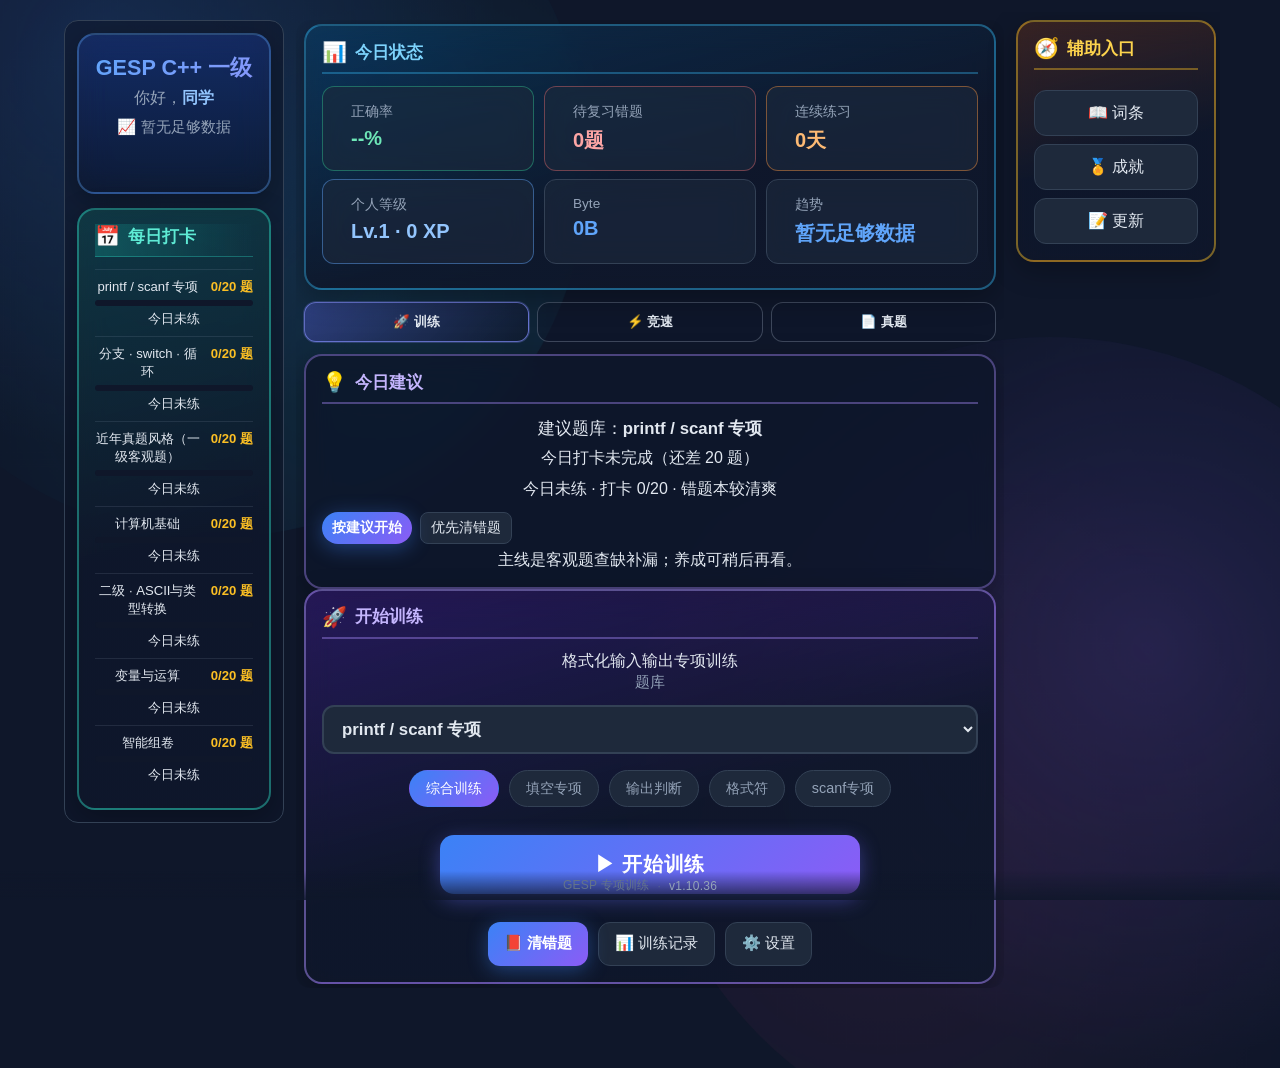
<file: index.html>
<!DOCTYPE html>
<html lang="zh-CN">
<head>
  <meta charset="UTF-8">
  <meta name="viewport" content="width=device-width, initial-scale=1.0">
  <meta http-equiv="Cache-Control" content="no-cache, no-store, must-revalidate">
  <meta http-equiv="Pragma" content="no-cache">
  <meta http-equiv="Expires" content="0">
  <meta name="app-version" content="1.10.36">
  <title>GESP C++ 一级 · 专项刷题训练</title>
  <link rel="stylesheet" href="style.css?v=1.10.36">
</head>
<body>
  <div id="app">
    <!-- 首页 -->
        <div id="home-view" class="view active">
      <div class="home-container home-layout home-v3">
        <!-- 左：状态 + 打卡 -->
        <aside class="home-col home-col-left" id="home-col-left">
          <section class="home-panel panel-hero panel-hero-compact">
            <h1 class="title title-sm">GESP C++ 一级</h1>
            <div class="user-greeting" id="user-greeting">你好，<span id="display-name">同学</span></div>
            <div class="pet-bless" id="pet-bless" style="display:none;"></div>
            <div class="progress-hint" id="progress-hint">📈 <span id="trend-text">--</span></div>
          </section>
          <section class="home-panel panel-checkin">
            <div class="panel-head panel-head-teal"><span class="panel-icon">📅</span><span>每日打卡</span></div>
            <div id="daily-checkin-inline" class="daily-checkin-inline"></div>
          </section>
        </aside>

        <!-- 中：今日状态 + 模式分页 -->
        <main class="home-col home-col-center">
          <section class="home-panel panel-stats panel-stats-center">
            <div class="panel-head panel-head-blue"><span class="panel-icon">📊</span><span>今日状态</span></div>
            <div class="stats-row stats-row-lg">
              <div class="stat-card stat-acc"><div class="stat-label">正确率</div><div class="stat-value" id="today-accuracy">--%</div></div>
              <div class="stat-card stat-wrong"><div class="stat-label">待复习错题</div><div class="stat-value" id="wrong-count">0题</div></div>
              <div class="stat-card stat-streak"><div class="stat-label">连续练习</div><div class="stat-value" id="streak-days">0天</div></div>
            </div>
            <div class="stats-row stats-row-lg">
              <div class="stat-card stat-level"><div class="stat-label">个人等级</div><div class="stat-value" id="home-level">Lv.1</div></div>
              <div class="stat-card"><div class="stat-label">Byte</div><div class="stat-value" id="home-bytes">0B</div></div>
              <div class="stat-card"><div class="stat-label">趋势</div><div class="stat-value" id="trend-text-center">--</div></div>
            </div>
          </section>
          <div class="home-mode-tabs" id="home-mode-tabs" role="tablist">
            <button type="button" class="home-mode-tab active" data-home-tab="train" role="tab">🚀 训练</button>
            <button type="button" class="home-mode-tab" data-home-tab="race" role="tab">⚡ 竞速</button>
            <button type="button" class="home-mode-tab" data-home-tab="exam" role="tab">📄 真题</button>
            <button type="button" class="home-mode-tab" data-home-tab="eval" role="tab" id="home-mode-tab-eval" hidden aria-hidden="true">🧪 评测</button>
          </div>

          <div class="home-mode-panel active" id="home-tab-train" role="tabpanel">
            <section class="home-panel panel-suggest" id="suggest-panel">
              <div class="panel-head panel-head-violet"><span class="panel-icon">💡</span><span>今日建议</span></div>
              <div class="suggest-body" id="suggest-body">分析中…</div>
              <div class="suggest-actions">
                <button type="button" class="btn-primary btn-sm" id="btn-suggest-start">按建议开始</button>
                <button type="button" class="btn-secondary btn-sm" id="btn-suggest-wrong">优先清错题</button>
              </div>
              <p class="setting-hint" id="suggest-hint">主线是客观题查缺补漏；养成可稍后再看。</p>
            </section>
            <section class="home-panel panel-train">
              <div class="panel-head panel-head-violet"><span class="panel-icon">🚀</span><span>开始训练</span></div>
              <p class="setting-hint" id="home-subtitle">选择题库，开始训练</p>
              <div class="bank-row" id="bank-row">
                <label class="bank-label" for="bank-select">题库</label>
                <select id="bank-select" class="bank-select bank-select-lg">
                  <option value="printf-scanf">printf / scanf</option>
                  <option value="control-flow">分支 · switch · 循环</option>
                  <option value="data-ops">变量与运算</option>
                  <option value="computer-basics">计算机基础</option>
                  <option value="gen-exam">智能组卷（每日换卷）</option>
                  <option value="real-exam">近年真题风格</option>
                  <option value="gesp2-ascii-cast">二级 · ASCII与类型转换</option>
                </select>
              </div>
              <div class="mode-row" id="mode-row"></div>
              <button class="btn-primary btn-start-lg" id="btn-start">▶ 开始训练</button>
              <div class="home-actions home-actions-lg">
                <button class="btn-primary btn-action" id="btn-wrong">📕 清错题 <span id="wrong-btn-badge" class="mini-badge">0</span></button>
                <button class="btn-secondary btn-action" id="btn-history">📊 训练记录</button>
                <button class="btn-secondary btn-action" id="btn-settings">⚙️ 设置</button>
              </div>
            </section>
          </div>

          <div class="home-mode-panel" id="home-tab-race" role="tabpanel" hidden>
            <section class="home-panel panel-race">
              <div class="panel-head panel-head-rose">
                <span class="panel-icon">⚡</span><span>竞速模式</span>
                <span class="race-remain" id="race-remain">今日剩余 3/3</span>
              </div>
              <p class="setting-hint race-hint">高难度冲刺 · 点「开始竞速」即消耗 1 次机会（每日 3 次）</p>
              <div class="race-row">
                <label>题库</label>
                <select id="race-bank" class="bank-select bank-select-lg">
                  <option value="all">综合全库（最难）</option>
                  <option value="printf-scanf">printf / scanf</option>
                  <option value="control-flow">分支 · 循环</option>
                  <option value="data-ops">变量与运算</option>
                  <option value="computer-basics">计算机基础</option>
                  <option value="gen-exam">智能组卷</option>
                  <option value="real-exam">近年真题风格</option>
                  <option value="gesp2-ascii-cast">二级 · ASCII与类型转换</option>
                </select>
              </div>
              <div class="race-row race-opts">
                <label class="race-check"><input type="checkbox" id="race-only5" checked> 只出 ★★★★★ 五星题</label>
              </div>
              <div class="race-max" id="race-max-info">可出题量：计算中…</div>
              <button class="btn-primary btn-race-lg" id="btn-race-start">⚡ 开始竞速</button>
            </section>
          </div>

          <div class="home-mode-panel" id="home-tab-exam" role="tabpanel" hidden>
            <section class="home-panel panel-exam">
              <div class="panel-head panel-head-blue">
                <span class="panel-icon">📄</span><span>真题练习模式</span>
                <span class="race-remain">选择 15×2' + 判断 10×2'</span>
              </div>
              <p class="setting-hint race-hint">仿 GESP 一级真实试卷：代码无高亮、无装饰边框，难度星隐藏；客观题按一级真题知识点比重组卷（编程题另练）· 整卷 40 分钟 · 不计入每日打卡</p>
              <div class="race-max" id="exam-last-info">尚无成绩记录 · 满分 50（每题 2 分）</div>
              <button class="btn-primary btn-race-lg" id="btn-exam-start">📄 开始真题练习</button>
            </section>
          </div>

          <div class="home-mode-panel" id="home-tab-eval" role="tabpanel" hidden aria-hidden="true">
            <section class="home-panel panel-eval" id="eval-mode-panel">
              <div class="panel-head panel-head-teal">
                <span class="panel-icon">🧪</span><span>评测模式</span>
                <span class="race-remain" id="eval-badge">已激活</span>
              </div>
              <p class="setting-hint race-hint">固定题集 · 每次打乱顺序 · 不计入每日打卡</p>
              <div class="race-max" id="eval-max-info">固定题量：加载中…</div>
              <button class="btn-primary btn-race-lg" id="btn-eval-start">🧪 开始评测</button>
            </section>
          </div>
        </main>

        <!-- 右：辅助入口 -->
        <aside class="home-col home-col-right home-panel panel-pet">
          <div class="panel-head panel-head-amber"><span class="panel-icon">🧭</span><span>辅助入口</span></div>
          <div class="home-pet-panel" id="home-pet" style="cursor:pointer;" title="养成辅助，非刷题主线">
            <div class="home-pet-emoji" id="home-pet-emoji">💾</div>
            <div class="home-pet-label" id="home-pet-label">加载中…</div>
          </div>
          <button class="btn-secondary btn-side-lg" id="btn-pet">进程管理</button>
          <button class="btn-secondary btn-side-lg" id="btn-codex">📖 词条</button>
          <button class="btn-secondary btn-side-lg" id="btn-achieve">🏅 成就</button>
          <button class="btn-secondary btn-side-lg" id="btn-changelog">📝 更新</button>
        </aside>
      </div>
    </div>

<!-- 设置面板 -->
    <div id="settings-view" class="view">
      <div class="panel settings-panel subpage-panel panel-settings">
        <div class="subpage-topbar"><button type="button" class="btn-back-top" id="btn-settings-back">← 首页</button><span class="subpage-top-title">⚙️ 设置</span></div>
        <div class="panel-head panel-head-blue"><span class="panel-icon">⚙️</span><span>设置</span></div>
        <div class="settings-progress" id="settings-progress"></div>
        <h2 class="sr-only">设置</h2>

        <div class="tab-bar" id="settings-tabs" role="tablist">
          <button type="button" class="tab-btn active" data-tab="global" role="tab">👤 全局设置</button>
          <button type="button" class="tab-btn" data-tab="bank" role="tab">📚 题库设置</button>
        </div>

        <div class="tab-panel active" id="settings-tab-global" role="tabpanel">
          <div class="setting-group">
            <label>你的姓名</label>
            <input type="text" id="input-user-name" class="text-input" placeholder="例如：小明" maxlength="20">
            <div class="setting-hint">显示在首页问候与宠物祝福中；也可在 config.js 里配置默认名</div>
          </div>
          <div class="setting-group">
            <label>每题时间</label>
            <div class="radio-group">
              <label><input type="radio" name="timePerQ" value="0"> 不限时</label>
              <label><input type="radio" name="timePerQ" value="15"> 15秒</label>
              <label><input type="radio" name="timePerQ" value="20" checked> 20秒</label>
              <label><input type="radio" name="timePerQ" value="30"> 30秒</label>
              <label><input type="radio" name="timePerQ" value="60"> 60秒</label>
            </div>
          </div>
          <div class="setting-group">
            <label>题目数量</label>
            <div class="radio-group">
              <label><input type="radio" name="qCount" value="10"> 10题</label>
              <label><input type="radio" name="qCount" value="15"> 15题</label>
              <label><input type="radio" name="qCount" value="20" checked> 20题</label>
              <label><input type="radio" name="qCount" value="30"> 30题</label>
            </div>
          </div>
          <div class="setting-group">
            <label>答对后自动下一题</label>
            <div class="radio-group">
              <label><input type="radio" name="autoNext" value="0"> 关闭</label>
              <label><input type="radio" name="autoNext" value="1" checked> 1秒</label>
              <label><input type="radio" name="autoNext" value="2"> 2秒</label>
              <label><input type="radio" name="autoNext" value="3"> 3秒</label>
            </div>
          </div>
          <div class="setting-group">
            <label>音效总开关</label>
            <div class="radio-group">
              <label><input type="radio" name="sound" value="1" checked> 开启</label>
              <label><input type="radio" name="sound" value="0"> 关闭</label>
            </div>
          </div>
          <div class="setting-group">
            <label>音量 <span id="sound-vol-label">70%</span></label>
            <input type="range" id="setting-sound-volume" min="0" max="100" value="70" style="width:100%;">
          </div>
          <div class="setting-group">
            <label>答题音效</label>
            <div class="radio-group">
              <label><input type="radio" name="soundQuiz" value="1" checked> 开</label>
              <label><input type="radio" name="soundQuiz" value="0"> 关</label>
            </div>
          </div>
          <div class="setting-group">
            <label>界面 / 宠物音效</label>
            <div class="radio-group">
              <label><input type="radio" name="soundUi" value="1" checked> 开</label>
              <label><input type="radio" name="soundUi" value="0"> 关</label>
            </div>
          </div>
          <div class="setting-group">
            <button type="button" class="btn-secondary btn-sm" id="btn-test-sound">试听音效</button>
          </div>
          <div class="setting-group">
            <label>激活码</label>
            <div style="display:flex;gap:8px;flex-wrap:wrap;align-items:center;">
              <input type="text" id="setting-activate-code" placeholder="输入激活码" autocomplete="off" spellcheck="false" style="flex:1;min-width:160px;padding:8px 12px;border-radius:10px;border:1px solid var(--border);background:var(--card);color:var(--text);">
              <button type="button" class="btn-primary btn-sm" id="btn-redeem-code">兑换</button>
            </div>
            <div class="setting-hint">可解锁评测模式、道具等（大小写敏感，每码仅一次）</div>
          </div>
          <div class="setting-group">
            <label>动画特效</label>
            <div class="radio-group">
              <label><input type="radio" name="anim" value="1" checked> 开启</label>
              <label><input type="radio" name="anim" value="0"> 关闭</label>
            </div>
          </div>
          <div class="setting-group">
            <label>孵化过场动画</label>
            <div class="radio-group">
              <label><input type="radio" name="hatchAnim" value="1" checked> 开启</label>
              <label><input type="radio" name="hatchAnim" value="0"> 关闭</label>
            </div>
            <div class="setting-hint">蛋弹跳 → 碎裂发光 → 宠物现身（可单独关闭）</div>
          </div>
          <div class="setting-group">
            <label>宠物进门祝福</label>
            <div class="radio-group">
              <label><input type="radio" name="petBless" value="1" checked> 开启</label>
              <label><input type="radio" name="petBless" value="0"> 关闭</label>
            </div>
          </div>
          <div class="setting-group">
            <label>专注模式</label>
            <div class="radio-group">
              <label><input type="radio" name="focusMode" value="1"> 开启</label>
              <label><input type="radio" name="focusMode" value="0" checked> 关闭</label>
            </div>
            <div class="setting-hint">隐藏词条/成就等辅助入口，突出刷题与错题；养成仍可从结算偶尔获得奖励</div>
          </div>
          <div class="setting-group">
            <label>学习优先（推荐）</label>
            <div class="radio-group">
              <label><input type="radio" name="learnFirst" value="1" checked> 开启（默认）</label>
              <label><input type="radio" name="learnFirst" value="0"> 关闭</label>
            </div>
            <div class="setting-hint">开启后隐藏宠物「进程」与每日打卡等趣味模块，界面聚焦学习；关闭后恢复完整养成玩法</div>
          </div>
          <div class="setting-group">
            <label>词条严格模式</label>
            <div class="radio-group">
              <label><input type="radio" name="strictMode" value="1" checked> 开启（默认）</label>
              <label><input type="radio" name="strictMode" value="0"> 关闭</label>
            </div>
            <div class="setting-hint">首次阅读词条时，切换或关闭会弹出小问答；答错将强制停留阅读 5 秒</div>
          </div>
          <div class="setting-group">
            <label>禁止复制题目代码</label>
            <div class="radio-group">
              <label><input type="radio" name="noCopyCode" value="1"> 开启</label>
              <label><input type="radio" name="noCopyCode" value="0" checked> 关闭（默认）</label>
            </div>
            <div class="setting-hint">开启后，题干与解析中的代码块不可选中、无法复制，防止直接粘贴搜索答案</div>
          </div>
        </div>

        <div class="tab-panel" id="settings-tab-bank" role="tabpanel">
          <div class="setting-hint" id="bank-settings-title" style="margin-bottom:12px;">printf / scanf</div>
          <div class="setting-group" id="setting-complexity-group">
            <label>题目复杂度</label>
            <div class="radio-group">
              <label><input type="radio" name="complexity" value="1"> 基础</label>
              <label><input type="radio" name="complexity" value="2" checked> 进阶</label>
              <label><input type="radio" name="complexity" value="3"> 综合</label>
            </div>
            <div class="setting-hint">基础：常用格式符 · 进阶：宽度/精度 · 综合：转义+混合（仅 printf 题库）</div>
          </div>
          <div class="setting-group" id="setting-string-group">
            <label>字符数组 / %s 相关题目</label>
            <div class="radio-group">
              <label><input type="radio" name="enableString" value="1"> 开启</label>
              <label><input type="radio" name="enableString" value="0" checked> 关闭</label>
            </div>
            <div class="setting-hint">仅对 printf / scanf 题库生效</div>
          </div>
          <div class="setting-group" id="setting-bank-note" style="display:none;">
            <div class="setting-hint">当前题库为纯静态选择/判断题，无填空与动态生成，复杂度与 %s 开关不适用。</div>
          </div>
        </div>

        <button class="btn-primary" id="btn-save-settings">保存并返回</button>
      </div>
    </div>

    <!-- 做题页面 -->
    <div id="quiz-view" class="view">
      <div class="quiz-header">
        <div class="quiz-title">GESP · <span id="mode-label">训练</span></div>
        <div class="quiz-progress">
          <span id="q-num">第 1 / 20 题</span>
          <span id="q-acc">正确率 100%</span>
          <span id="timer" class="timer">⏱ --s</span>
        </div>
      </div>
      <div class="quiz-body">
        <div class="question-area">
          <div class="question-text" id="question-text"></div>
          <div class="options" id="options"></div>
          <!-- 填空专用区域 -->
          <div class="fill-area" id="fill-area" style="display:none;">
            <input type="text" id="fill-input" class="fill-input" placeholder="在此输入答案" autocomplete="off" spellcheck="false">
            <button class="btn-submit" id="btn-submit-fill">提交</button>
          </div>
        </div>
        <div class="explain-area" id="explain-area">
          <div class="explain-placeholder">选择或填写答案后显示解析</div>
        </div>
      </div>
      <div class="quiz-footer">
        <div class="combo-display" id="combo-display"></div>
        <div class="xp-display" id="xp-display"></div>
      </div>
    </div>

    <!-- 结果页面 -->
    <div id="result-view" class="view">
      <div class="result-container">
        <h1>🎉 训练完成！</h1>
        <div class="result-stats">
          <div class="result-item"><span id="r-total">20</span> 题</div>
          <div class="result-item">答对：<span id="r-correct">0</span> 题</div>
          <div class="result-item">答错：<span id="r-wrong">0</span> 题</div>
          <div class="result-item">正确率：<span id="r-acc">0%</span></div>
          <div class="result-item">最高连击：<span id="r-combo">0</span></div>
          <div class="result-item">本次获得：+<span id="r-xp">0</span> XP</div>
          <div class="result-item">用时：<span id="r-time">0秒</span></div>
        </div>
        <div class="result-kp" id="result-kp"></div>
        <div class="compare-box" id="compare-box"></div>
        <p class="setting-hint result-focus-hint" id="result-focus-hint"></p>
        <div class="result-actions">
          <button class="btn-primary" id="btn-retry">再练一次</button>
          <button class="btn-secondary" id="btn-view-wrong">查看错题</button>
          <button class="btn-secondary" id="btn-home">返回首页</button>
        </div>
      </div>
    </div>


    <!-- 宠物页面：左右分栏 -->
    <div id="pet-view" class="view">
      <div class="pet-page-wrap">
        <div class="subpage-topbar"><button type="button" class="btn-back-top" id="btn-pet-back-top">← 首页</button><span class="subpage-top-title">🐾 进程管理</span></div>
        <div class="pet-layout">
          <aside class="pet-side pet-side-left">
            <div class="col-title">当前 main</div>
            <div id="pet-main-preview" class="pet-main-preview">
              <div class="pet-main-emoji" id="pet-main-emoji">💾</div>
              <div class="pet-main-name" id="pet-main-name">未绑定</div>
              <div class="pet-main-meta" id="pet-main-meta"></div>
            </div>
            <div id="pet-res-bar" class="pet-res-bar"></div>
            <button class="btn-secondary" id="btn-pet-back" style="width:100%;margin-top:12px;">返回首页</button>
          </aside>
          <section class="pet-side pet-side-right">
            <div id="pet-page-root"></div>
          </section>
        </div>
      </div>
    </div>


    <!-- 更新历史 -->
    <div id="changelog-view" class="view">
      <div class="panel home-panel panel-changelog subpage-panel">
        <div class="subpage-topbar"><button type="button" class="btn-back-top" id="btn-changelog-back-top">← 首页</button><span class="subpage-top-title">📝 更新</span></div>
        <div class="panel-head panel-head-blue"><span class="panel-icon">📝</span><span>更新历史</span></div>
        <p class="setting-hint">记录正式功能变更（不含调试与测试入口）</p>
        <div id="changelog-list" class="changelog-list"></div>
        <button class="btn-secondary btn-action" id="btn-changelog-back">返回首页</button>
      </div>
    </div>

    <!-- 词条图鉴 -->
    <div id="codex-view" class="view">
      <div class="panel home-panel panel-codex subpage-panel panel-codex-full">
        <div class="subpage-topbar"><button type="button" class="btn-back-top" id="btn-codex-back-top">← 首页</button><span class="subpage-top-title">📖 词条</span></div>
        <div class="panel-head panel-head-purple"><span class="panel-icon">📖</span><span>词条图鉴 · GESP 一级基础</span></div>
        <p class="setting-hint">计算机发展、硬件软件、数制与网络等常识，配合训练巩固基础。</p>
        <div id="codex-root"></div>
        <button class="btn-secondary btn-action" id="btn-codex-back">返回首页</button>
      </div>
    </div>

    <!-- 成就页面 -->
    <div id="achieve-view" class="view">
      <div class="panel home-panel panel-achieve subpage-panel">
        <div class="subpage-topbar"><button type="button" class="btn-back-top" id="btn-achieve-back-top">← 首页</button><span class="subpage-top-title">🏅 成就</span></div>
        <div class="panel-head panel-head-amber"><span class="panel-icon">🏅</span><span>成就解锁</span></div>
        <p class="setting-hint" style="margin-bottom:12px;">完成条件即可解锁，并获得额外 XP / Byte（只奖励一次）</p>
        <div id="achieve-list" class="achieve-list"></div>
        <div class="pager" id="achieve-pager"></div>
        <button class="btn-secondary btn-action" id="btn-achieve-back">返回首页</button>
      </div>
    </div>

    <!-- 错题回顾 -->
    <div id="wrong-view" class="view">
      <div class="panel home-panel panel-wrong subpage-panel">
        <div class="subpage-topbar"><button type="button" class="btn-back-top" id="btn-wrong-back-top">← 首页</button><span class="subpage-top-title">📕 错题回顾</span></div>
        <div class="panel-head panel-head-rose"><span class="panel-icon">📕</span><span>错题回顾 <span id="wrong-list-count"></span></span></div>
        <div class="kp-filter" id="kp-filter"></div>
        <div id="wrong-list"></div>
        <div class="pager" id="wrong-pager"></div>
        <button class="btn-secondary btn-action" id="btn-wrong-back">返回首页</button>
      </div>
    </div>

    <!-- 历史记录 -->
    <div id="history-view" class="view">
      <div class="panel home-panel panel-history subpage-panel">
        <div class="subpage-topbar"><button type="button" class="btn-back-top" id="btn-history-back-top">← 首页</button><span class="subpage-top-title">📊 训练记录</span></div>
        <div class="panel-head panel-head-blue"><span class="panel-icon">📊</span><span>训练记录</span></div>
        <div class="chart-box">
          <h3>📈 正确率趋势（最近10次）</h3>
          <canvas id="acc-chart" width="400" height="200"></canvas>
        </div>
        <div id="history-list"></div>
        <div class="pager" id="history-pager"></div>
        <button class="btn-secondary btn-action" id="btn-history-back">返回首页</button>
      </div>
    </div>
  </div>

  <!-- 页脚版本 -->

  <!-- 右侧可折叠：每日打卡 -->
  <aside id="daily-checkin" class="daily-checkin-panel">
    <button type="button" class="daily-checkin-toggle" id="daily-checkin-toggle" title="展开/收起打卡">📅</button>
    <div class="daily-checkin-body">
      <div class="daily-checkin-head">
        <span>📅 每日题库打卡</span>
        <span class="daily-checkin-date" id="daily-checkin-date"></span>
      </div>
      <div class="daily-checkin-list" id="daily-checkin-list"></div>
      <div class="daily-checkin-tip" id="daily-checkin-tip">正确率高可少做，正确率低需多练</div>
    </div>
  </aside>

  <footer id="site-footer" class="site-footer">
    <span>GESP 专项训练</span>
    <span class="footer-dot">·</span>
    <span id="footer-version">v—</span>
  </footer>

  <!-- Esc 隐藏调试菜单 -->
  <div id="debug-panel" class="debug-panel" style="display:none;" aria-hidden="true">
    <div class="debug-backdrop" id="debug-backdrop"></div>
    <div class="debug-card">
      <div class="debug-head">
        <h3>🔧 隐藏菜单 <span id="debug-ver" class="debug-ver"></span></h3>
        <button type="button" class="debug-close" id="debug-close">关闭</button>
      </div>
      <p class="debug-hint">按 Esc 开关 · 仅供教师测试</p>
      <div class="debug-section">
        <h4>题库</h4>
        <div class="tab-bar tab-bar-scroll" id="debug-bank-tabs" role="tablist"></div>
        <div id="debug-bank-meta" class="setting-hint" style="margin:8px 0;"></div>
        <div id="debug-preview" class="debug-preview">加载中…</div>
      </div>

      <div class="debug-section" id="debug-test-section">
        <h4>系统测试</h4>
        <p class="debug-hint">手动触发难复现的逻辑（邮件、经济、宠物等）</p>
        <div class="tab-bar tab-bar-scroll" id="debug-test-tabs"></div>
        <div id="debug-test-cmds" class="debug-test-cmds"></div>
        <div id="debug-test-log" class="debug-test-log"></div>
      </div>
      <div class="debug-section debug-actions">
        <button type="button" class="btn-secondary" id="debug-clear-recent">清空近期去重记录</button>
        <button type="button" class="btn-secondary" id="debug-export-stats">导出本地统计 JSON</button>
        <button type="button" class="btn-secondary" id="debug-validate-bank">🧪 题库自检（选项重复等）</button>
        <div id="debug-validate-result" class="debug-validate-result" style="margin-top:10px;"></div>
        <button type="button" class="btn-secondary btn-danger" id="debug-reset-all">⚠️ 重置全部本地数据</button>
      </div>
    </div>
  </div>

  <div id="codex-quiz-modal" class="codex-quiz-modal" style="display:none;" aria-hidden="true">
    <div class="codex-quiz-wrap">
      <div class="codex-quiz-card">
        <div class="codex-quiz-title">词条确认问答</div>
        <div class="codex-quiz-q" id="codex-quiz-q"></div>
        <div class="codex-quiz-opts" id="codex-quiz-opts"></div>
        <div class="codex-quiz-msg" id="codex-quiz-msg"></div>
      </div>
      <div class="codex-quiz-side" id="codex-quiz-side" hidden>
        <div class="codex-quiz-side-head" id="codex-quiz-side-head"></div>
        <div class="codex-quiz-side-body" id="codex-quiz-side-body"></div>
        <div class="setting-hint" id="codex-force-timer">请阅读 5 秒…</div>
      </div>
    </div>
  </div>
  <div id="toast-layer"></div>
  <canvas id="particles"></canvas>
    <script>
(function () {
  var EMBEDDED = "1.10.36";
  try {
    var forced = localStorage.getItem("gesp_force_reload");
    if (forced && forced === EMBEDDED) localStorage.removeItem("gesp_force_reload");
  } catch (e) {}
  window.__GESP_ASSET_VER = EMBEDDED;
  function clearAndReload() {
    try {
      if (sessionStorage.getItem("gesp_reload_" + EMBEDDED)) return;
      sessionStorage.setItem("gesp_reload_" + EMBEDDED, "1");
    } catch (e) {}
    function go() {
      var path = location.pathname;
      location.replace(path + "?v=1.10.36&_t=" + Date.now());
    }
    var tasks = [];
    try {
      if (window.caches && caches.keys) {
        tasks.push(caches.keys().then(function (keys) {
          return Promise.all(keys.map(function (k) { return caches.delete(k); }));
        }));
      }
    } catch (e) {}
    try {
      if (navigator.serviceWorker && navigator.serviceWorker.getRegistrations) {
        tasks.push(navigator.serviceWorker.getRegistrations().then(function (regs) {
          return Promise.all(regs.map(function (r) { return r.unregister(); }));
        }));
      }
    } catch (e) {}
    Promise.all(tasks).then(go).catch(go);
  }
  try {
    if ("serviceWorker" in navigator && /^https?:$/i.test(location.protocol)) {
      navigator.serviceWorker.getRegistrations().then(function (regs) {
        regs.forEach(function (r) { r.unregister(); });
      }).catch(function () {});
    }
  } catch (e) {}
  try {
    fetch("config.js?_=" + Date.now(), { cache: "no-store", credentials: "same-origin" })
      .then(function (r) { return r.text(); })
      .then(function (text) {
        var m = text.match(/version:\s*"([^"]+)"/);
        if (!m) return;
        var remote = m[1];
        window.__GESP_REMOTE_VER = remote;
        try { localStorage.setItem("gesp_asset_version", remote); } catch (e) {}
        if (remote !== EMBEDDED) {
          console.info("[GESP] version mismatch local=", EMBEDDED, " remote=", remote);
          try { localStorage.setItem("gesp_force_reload", remote); } catch (e) {}
          clearAndReload();
        }
      })
      .catch(function () {});
  } catch (e) {}
})();
</script>

<script src="config.js?v=1.10.36"></script>
  <script src="banks/printf-scanf.js?v=1.10.36"></script>
  <script src="banks/control-flow.js?v=1.10.36"></script>
  <script src="banks/eval-mode.js?v=1.10.36"></script>
  <script src="banks/real-exam.js?v=1.10.36"></script>
  <script src="banks/computer-basics.js?v=1.10.36"></script>
  <script src="banks/gesp2-ascii-cast.js?v=1.10.36"></script>
  <script src="banks/data-ops.js?v=1.10.36"></script>
  <script src="banks/generator.js?v=1.10.36"></script>
  <script src="system/pet-data.js?v=1.10.36"></script>
  <script src="system/pet.js?v=1.10.36"></script>
  <script src="system/activate-codes.js?v=1.10.36"></script>
  <script src="system/changelog.js?v=1.10.36"></script>
  <script src="system/codex-data.js?v=1.10.36"></script>
  <script src="system/codex.js?v=1.10.36"></script>
  <script src="system/achievements.js?v=1.10.36"></script>
  <script src="script.js?v=1.10.36"></script>
</body>
</html>
</file>
<file: style.css>
* {
  margin: 0;
  padding: 0;
  box-sizing: border-box;
}

:root {
  --bg: #0f172a;
  --card: #1e293b;
  --primary: #3b82f6;
  --success: #22c55e;
  --error: #ef4444;
  --warning: #f59e0b;
  --text: #e2e8f0;
  --text-muted: #94a3b8;
  --border: #334155;
}

body {
  font-family: "Segoe UI", "PingFang SC", "Microsoft YaHei", sans-serif;
  background: var(--bg);
  color: var(--text);
  min-height: 100vh;
  overflow-x: hidden;
}

#app {
  max-width: min(1180px, 100%);
  margin: 0 auto;
  padding: 12px 10px 24px;
  min-height: 100vh;
  box-sizing: border-box;
  width: 100%;
  overflow-x: hidden;
}

/* 词条页：放宽 #app，避免 98vw 在窄容器内溢出 */
#app.app-wide {
  max-width: min(1480px, 100%);
  padding: 12px 16px 20px;
}

.view {
  display: none;
}
.view.active {
  display: block;
}

#codex-view.view.active {
  display: flex;
  flex-direction: column;
  width: 100%;
  max-width: 100%;
  min-height: calc(100vh - 56px);
  box-sizing: border-box;
  overflow: hidden;
  padding: 0;
  margin: 0;
}
#codex-view .panel-codex,
#codex-view .panel-codex-full,
#codex-view .subpage-panel.panel-codex {
  width: 100% !important;
  max-width: 100% !important;
  margin: 0 0 8px !important;
  max-height: none !important;
  box-sizing: border-box;
  overflow: hidden;
  display: flex;
  flex-direction: column;
  flex: 1;
  min-height: 0;
}
#codex-view #codex-root {
  flex: 1;
  min-height: 0;
  display: flex;
  flex-direction: column;
  overflow: hidden;
}
#codex-view .codex-progress {
  flex-shrink: 0;
}
#codex-view .codex-layout {
  flex: 1;
  min-height: 0;
  display: grid;
  grid-template-columns: minmax(260px, 34%) minmax(0, 1fr);
  gap: 14px;
  margin-top: 10px;
  overflow: hidden;
  width: 100%;
  box-sizing: border-box;
}
#codex-view .codex-list {
  min-height: 0;
  max-height: none;
  height: 100%;
  overflow: auto;
  display: grid;
  grid-template-columns: 1fr;
  gap: 8px;
  padding-right: 4px;
  box-sizing: border-box;
}
#codex-view .codex-detail {
  min-height: 0;
  max-height: none;
  height: 100%;
  overflow: auto;
  box-sizing: border-box;
  width: 100%;
}
#codex-view .btn-action {
  flex-shrink: 0;
  margin-top: 10px;
}
@media (min-width: 1100px) {
  #codex-view .codex-list { grid-template-columns: 1fr 1fr; }
}
@media (max-width: 860px) {
  #codex-view .codex-layout {
    grid-template-columns: 1fr;
    overflow: auto;
  }
  #codex-view .codex-list,
  #codex-view .codex-detail {
    max-height: 42vh;
    height: auto;
  }
}

.toast-item.toast-ok { border-color: rgba(52,211,153,0.55); }
.toast-item.toast-pop { animation: toastPop 0.25s ease; }
@keyframes toastPop {
  0% { transform: scale(1); }
  40% { transform: scale(1.04); }
  100% { transform: scale(1); }
}


/* 首页 */
.home-container {
  text-align: center;
  padding-top: 60px;
}

.title {
  font-size: 2.4rem;
  font-weight: 700;
  margin-bottom: 8px;
  background: linear-gradient(135deg, #60a5fa, #a78bfa);
  -webkit-background-clip: text;
  -webkit-text-fill-color: transparent;
}

.subtitle {
  font-size: 1.4rem;
  color: var(--text-muted);
  margin-bottom: 40px;
  font-weight: 500;
}

.stats-row {
  display: flex;
  justify-content: center;
  gap: 20px;
  margin-bottom: 24px;
  flex-wrap: wrap;
}

.stat-card {
  background: var(--card);
  border: 1px solid var(--border);
  border-radius: 12px;
  padding: 16px 28px;
  min-width: 140px;
}

.stat-label {
  font-size: 0.85rem;
  color: var(--text-muted);
  margin-bottom: 6px;
}

.stat-value {
  font-size: 1.6rem;
  font-weight: 700;
  color: #60a5fa;
}

.progress-hint {
  color: var(--text-muted);
  margin-bottom: 36px;
  font-size: 0.95rem;
}

.btn-primary {
  background: linear-gradient(135deg, #3b82f6, #8b5cf6);
  color: white;
  border: none;
  padding: 16px 56px;
  font-size: 1.2rem;
  font-weight: 600;
  border-radius: 50px;
  cursor: pointer;
  transition: transform 0.15s, box-shadow 0.15s;
  box-shadow: 0 4px 20px rgba(59, 130, 246, 0.4);
}

.btn-primary:hover {
  transform: translateY(-2px);
  box-shadow: 0 6px 28px rgba(59, 130, 246, 0.5);
}

.btn-primary:active {
  transform: translateY(0);
}

.home-actions {
  margin-top: 28px;
  display: flex;
  justify-content: center;
  gap: 12px;
  flex-wrap: wrap;
}

.btn-secondary {
  background: var(--card);
  color: var(--text);
  border: 1px solid var(--border);
  padding: 10px 22px;
  font-size: 0.95rem;
  border-radius: 8px;
  cursor: pointer;
  transition: background 0.15s;
}

.btn-secondary:hover {
  background: #334155;
}

/* 面板通用 */
.panel {
  background: var(--card);
  border-radius: 16px;
  padding: 32px;
  max-width: 700px;
  margin: 40px auto;
  border: 1px solid var(--border);
}

.panel h2 {
  margin-bottom: 24px;
  font-size: 1.5rem;
}

.setting-group {
  margin-bottom: 24px;
}

.setting-group > label {
  display: block;
  margin-bottom: 10px;
  color: var(--text-muted);
  font-size: 0.9rem;
}

.radio-group {
  display: flex;
  flex-wrap: wrap;
  gap: 12px;
}

.radio-group label {
  background: #0f172a;
  padding: 8px 14px;
  border-radius: 8px;
  cursor: pointer;
  border: 1px solid var(--border);
  font-size: 0.9rem;
  display: flex;
  align-items: center;
  gap: 6px;
}

.radio-group input {
  accent-color: var(--primary);
}

/* 做题页 */
.quiz-header {
  display: flex;
  justify-content: space-between;
  align-items: center;
  margin-bottom: 20px;
  padding-bottom: 12px;
  border-bottom: 1px solid var(--border);
  flex-wrap: wrap;
  gap: 10px;
}

.quiz-title {
  font-weight: 600;
  color: var(--text-muted);
}

.quiz-progress {
  display: flex;
  gap: 24px;
  align-items: center;
  font-size: 0.95rem;
}

.timer {
  font-weight: 700;
  font-variant-numeric: tabular-nums;
  min-width: 60px;
  text-align: right;
}

.timer.warn {
  color: var(--warning);
}

.timer.danger {
  color: var(--error);
  animation: pulse 0.6s infinite;
}

@keyframes pulse {
  0%, 100% { opacity: 1; }
  50% { opacity: 0.5; }
}

.quiz-body {
  display: grid;
  grid-template-columns: 1fr 1fr;
  gap: 20px;
  min-height: 380px;
}

@media (max-width: 800px) {
  .quiz-body {
    grid-template-columns: 1fr;
  }
}

.question-area {
  background: var(--card);
  border-radius: 12px;
  padding: 24px;
  border: 1px solid var(--border);
}

.question-text {
  font-size: 1.05rem;
  line-height: 1.55;
  margin-bottom: 24px;
  white-space: normal;
  font-family: "Cascadia Code", "Fira Code", "Consolas", ui-monospace, monospace;
  background: #0f172a;
  padding: 16px;
  border-radius: 8px;
  border: 1px solid var(--border);
  tab-size: 4;
  -moz-tab-size: 4;
  overflow-x: auto;
}

.options {
  display: flex;
  flex-direction: column;
  gap: 10px;
}

.option {
  background: #0f172a;
  border: 2px solid var(--border);
  border-radius: 10px;
  padding: 14px 18px;
  cursor: pointer;
  transition: all 0.15s;
  font-size: 1rem;
  text-align: left;
  display: flex;
  align-items: center;
  gap: 10px;
  position: relative;
}

.option:hover:not(.disabled) {
  border-color: var(--primary);
  background: #1e293b;
}

.option.correct {
  border-color: var(--success);
  background: rgba(34, 197, 94, 0.15);
  color: #86efac;
}

.option.wrong {
  border-color: var(--error);
  background: rgba(239, 68, 68, 0.15);
  color: #fca5a5;
}

.option.next-btn {
  border-color: var(--primary);
  background: linear-gradient(135deg, #3b82f6, #8b5cf6);
  color: white;
  font-weight: 600;
  justify-content: center;
  animation: nextPulse 1.2s infinite;
}

@keyframes nextPulse {
  0%, 100% { box-shadow: 0 0 0 0 rgba(59, 130, 246, 0.4); }
  50% { box-shadow: 0 0 0 8px rgba(59, 130, 246, 0); }
}

.option.disabled {
  cursor: default;
  pointer-events: none;
}

.option .mark {
  font-weight: 700;
  min-width: 24px;
}

/* 选项右侧的数字快捷键角标 */
.option .kbd-badge {
  margin-left: auto;
  min-width: 28px;
  text-align: center;
  font-size: 0.75rem;
  font-weight: 600;
  color: var(--text-muted);
  background: rgba(148, 163, 184, 0.10);
  border: 1px solid var(--border);
  border-bottom-width: 2px;
  border-radius: 6px;
  padding: 2px 7px;
  font-family: inherit;
  transition: all 0.15s;
}

.option:hover:not(.disabled) .kbd-badge {
  color: var(--primary);
  border-color: var(--primary);
  background: rgba(59, 130, 246, 0.12);
}

.options.answered .kbd-badge {
  display: none;
}

/* 「下一题」按钮上的 Enter 提示（选择题选项 & 填空提交按钮通用） */
.next-btn::after {
  content: "Enter ↵";
  margin-left: 12px;
  font-size: 0.72rem;
  font-weight: 500;
  color: rgba(255, 255, 255, 0.9);
  background: rgba(255, 255, 255, 0.16);
  border: 1px solid rgba(255, 255, 255, 0.4);
  border-bottom-width: 2px;
  border-radius: 6px;
  padding: 2px 8px;
  white-space: nowrap;
}

/* 键帽通用样式（新手教学弹窗用） */
.kbd {
  display: inline-block;
  min-width: 34px;
  text-align: center;
  font-size: 0.9rem;
  font-weight: 700;
  color: #e2e8f0;
  background: #1e293b;
  border: 1px solid #475569;
  border-bottom-width: 3px;
  border-radius: 8px;
  padding: 6px 10px;
  font-family: inherit;
}

.kbd.kbd-wide {
  padding: 6px 16px;
}

/* 键盘速答新手教学弹窗 */
.kb-tutorial-card {
  text-align: center;
}

.kb-tutorial-emoji {
  font-size: 2.6rem;
  margin-bottom: 6px;
}

.kb-tutorial-title {
  font-size: 1.3rem;
  font-weight: 700;
  color: #fbbf24;
  margin-bottom: 4px;
}

.kb-tutorial-sub {
  color: var(--text-muted);
  font-size: 0.95rem;
  margin: 0 0 18px;
}

.kb-tutorial-row {
  display: flex;
  align-items: center;
  justify-content: flex-start;
  gap: 8px;
  background: rgba(30, 41, 59, 0.55);
  border: 1px solid var(--border);
  border-radius: 10px;
  padding: 12px 14px;
  margin-bottom: 10px;
}

.kb-tutorial-row .kb-tutorial-text {
  margin-left: 8px;
  color: #e2e8f0;
  font-size: 0.95rem;
  text-align: left;
}

.kb-tutorial-tip {
  color: var(--text-muted);
  font-size: 0.85rem;
  margin: 4px 0 16px;
}

.kb-tutorial-btn {
  width: 100%;
  font-size: 1rem;
  padding: 12px;
}

.kb-tutorial-hint {
  margin-top: 10px;
  color: var(--text-muted);
  font-size: 0.78rem;
}

.explain-area {
  background: var(--card);
  border-radius: 12px;
  padding: 24px;
  border: 1px solid var(--border);
  display: flex;
  flex-direction: column;
}

.explain-placeholder {
  color: var(--text-muted);
  text-align: center;
  margin: auto;
  font-size: 0.95rem;
}

.explain-content {
  animation: fadeIn 0.25s ease;
}

@keyframes fadeIn {
  from { opacity: 0; transform: translateY(6px); }
  to { opacity: 1; transform: translateY(0); }
}

.explain-status {
  font-size: 1.15rem;
  font-weight: 700;
  margin-bottom: 12px;
}

.explain-status.ok {
  color: var(--success);
}

.explain-status.bad {
  color: var(--error);
}

.explain-kp {
  background: #0f172a;
  display: inline-block;
  padding: 4px 10px;
  border-radius: 6px;
  font-size: 0.85rem;
  margin-bottom: 12px;
  color: #93c5fd;
}

.explain-body {
  line-height: 1.7;
  color: var(--text-muted);
  font-size: 0.95rem;
  white-space: pre-wrap;
}

.quiz-footer {
  margin-top: 16px;
  display: flex;
  justify-content: space-between;
  align-items: center;
  min-height: 36px;
}

.combo-display {
  font-size: 1.1rem;
  font-weight: 700;
  color: #fbbf24;
}

.xp-display {
  font-size: 1rem;
  color: #86efac;
  font-weight: 600;
}

/* 结果页 */
.result-container {
  text-align: center;
  padding-top: 50px;
}

.result-container h1 {
  font-size: 2rem;
  margin-bottom: 32px;
}

.result-stats {
  display: grid;
  grid-template-columns: repeat(auto-fit, minmax(140px, 1fr));
  gap: 16px;
  max-width: 600px;
  margin: 0 auto 28px;
}

.result-item {
  background: var(--card);
  padding: 16px;
  border-radius: 12px;
  border: 1px solid var(--border);
  font-size: 1.05rem;
}

.result-item span {
  font-weight: 700;
  color: #60a5fa;
}

.compare-box {
  background: var(--card);
  border: 1px solid var(--border);
  border-radius: 12px;
  padding: 20px;
  max-width: 400px;
  margin: 0 auto 32px;
  font-size: 1.05rem;
}

.result-actions {
  display: flex;
  justify-content: center;
  gap: 14px;
  flex-wrap: wrap;
}

/* 错题列表 */
.wrong-item {
  background: #0f172a;
  border: 1px solid var(--border);
  border-radius: 10px;
  padding: 16px;
  margin-bottom: 12px;
}

.wrong-item .q-title {
  font-weight: 600;
  margin-bottom: 8px;
}

.wrong-item .meta {
  font-size: 0.9rem;
  color: var(--text-muted);
  margin-bottom: 6px;
}

.wrong-item .exp {
  font-size: 0.9rem;
  color: #94a3b8;
  margin-top: 8px;
  white-space: pre-wrap;
}

.wrong-item .btn-redo {
  margin-top: 10px;
  padding: 6px 14px;
  font-size: 0.85rem;
  background: var(--primary);
  color: white;
  border: none;
  border-radius: 6px;
  cursor: pointer;
}

/* 历史 */
#history-list {
  margin-top: 20px;
}

.history-item {
  display: flex;
  justify-content: space-between;
  padding: 12px 16px;
  background: #0f172a;
  border-radius: 8px;
  margin-bottom: 8px;
  font-size: 0.95rem;
  border: 1px solid var(--border);
}

.chart-box {
  background: #0f172a;
  border-radius: 12px;
  padding: 16px;
  margin-bottom: 20px;
  border: 1px solid var(--border);
}

.chart-box h3 {
  font-size: 1rem;
  margin-bottom: 12px;
  color: var(--text-muted);
}

/* 粒子 */
#particles {
  position: fixed;
  top: 0;
  left: 0;
  width: 100%;
  height: 100%;
  pointer-events: none;
  z-index: 9999;
}

/* 难度星 */
.diff {
  color: #fbbf24;
  font-size: 0.85rem;
  letter-spacing: 1px;
}

/* 模式选择 */
.mode-row {
  display: flex;
  justify-content: center;
  flex-wrap: wrap;
  gap: 10px;
  margin-bottom: 28px;
}

.mode-btn {
  background: var(--card);
  color: var(--text-muted);
  border: 1px solid var(--border);
  padding: 8px 16px;
  border-radius: 20px;
  cursor: pointer;
  font-size: 0.9rem;
  transition: all 0.15s;
}

.mode-btn:hover {
  border-color: var(--primary);
  color: var(--text);
}

.mode-btn.active {
  background: linear-gradient(135deg, #3b82f6, #8b5cf6);
  color: white;
  border-color: transparent;
}

/* 填空输入 */
.fill-area {
  margin-top: 16px;
  display: flex;
  gap: 12px;
  align-items: center;
}

.fill-input {
  flex: 1;
  background: #0f172a;
  border: 2px solid var(--border);
  border-radius: 10px;
  padding: 14px 18px;
  font-size: 1.15rem;
  color: var(--text);
  font-family: "Cascadia Code", "Fira Code", "Consolas", monospace;
  outline: none;
  transition: border-color 0.15s;
}

.fill-input:focus {
  border-color: var(--primary);
}

.fill-input.correct {
  border-color: var(--success);
  background: rgba(34, 197, 94, 0.1);
}

.fill-input.wrong {
  border-color: var(--error);
  background: rgba(239, 68, 68, 0.1);
}

.btn-submit {
  background: var(--primary);
  color: white;
  border: none;
  padding: 14px 24px;
  border-radius: 10px;
  font-size: 1rem;
  font-weight: 600;
  cursor: pointer;
  white-space: nowrap;
}

.btn-submit:hover {
  background: #2563eb;
}

.btn-submit:disabled {
  opacity: 0.5;
  cursor: default;
}

/* 知识点标签（错题本） */
.kp-filter {
  display: flex;
  flex-wrap: wrap;
  gap: 8px;
  margin-bottom: 16px;
}

.kp-tag {
  background: #0f172a;
  border: 1px solid var(--border);
  color: #93c5fd;
  padding: 4px 12px;
  border-radius: 16px;
  font-size: 0.85rem;
  cursor: pointer;
  transition: all 0.15s;
}

.kp-tag:hover, .kp-tag.active {
  background: rgba(59, 130, 246, 0.2);
  border-color: var(--primary);
}

.kp-tag-all {
  color: var(--text-muted);
}

.blank {
  color: #fbbf24;
  font-weight: 700;
  letter-spacing: 1px;
}

/* 宠物页 */
.pet-panel { text-align: center; max-width: 480px; }
.pet-stage { margin: 24px 0 20px; }
.pet-emoji {
  font-size: 5rem;
  line-height: 1.2;
  animation: petBob 2.4s ease-in-out infinite;
  filter: drop-shadow(0 8px 16px rgba(0,0,0,0.35));
}
@keyframes petBob {
  0%, 100% { transform: translateY(0); }
  50% { transform: translateY(-8px); }
}
.pet-name { font-size: 1.4rem; font-weight: 700; margin-top: 8px; }
.pet-level { color: #fbbf24; font-weight: 600; margin-top: 4px; }
.pet-bar-wrap { margin: 20px 0; text-align: left; }
.pet-bar-label {
  display: flex; justify-content: space-between;
  font-size: 0.85rem; color: var(--text-muted); margin-bottom: 6px;
}
.pet-bar {
  height: 12px; background: #0f172a; border-radius: 8px;
  border: 1px solid var(--border); overflow: hidden;
}
.pet-bar-fill {
  height: 100%; width: 0%;
  background: linear-gradient(90deg, #3b82f6, #a78bfa, #f472b6);
  border-radius: 8px; transition: width 0.4s ease;
}
.pet-stats {
  background: #0f172a; border-radius: 12px; padding: 16px;
  border: 1px solid var(--border); margin-bottom: 20px;
  text-align: left; line-height: 1.8; font-size: 0.95rem;
}
.pet-desc { color: var(--text-muted); margin-top: 8px; font-size: 0.9rem; }
.pet-roadmap {
  display: flex; flex-wrap: wrap; gap: 8px; justify-content: center;
  margin-bottom: 24px;
}
.pet-road-item {
  background: #0f172a; border: 1px solid var(--border);
  border-radius: 10px; padding: 8px 10px; min-width: 72px;
  font-size: 0.8rem; color: var(--text-muted);
}
.pet-road-item.unlocked { border-color: #a78bfa; color: #e2e8f0; }
.pet-road-item .re { font-size: 1.4rem; display: block; margin-bottom: 2px; }

/* 空白：整段作为一个标记，不要拆成多个下划线视觉 */
.blank {
  display: inline-block;
  min-width: 1.2em;
  padding: 0 4px;
  margin: 0 1px;
  border-bottom: 2px solid #fbbf24;
  color: #fbbf24;
  font-weight: 700;
  letter-spacing: 0;
  background: rgba(251, 191, 36, 0.12);
  border-radius: 3px 3px 0 0;
}

.home-pet {
  display: inline-flex; align-items: center; gap: 10px;
  background: var(--card); border: 1px solid var(--border);
  border-radius: 999px; padding: 8px 18px; margin-bottom: 24px;
  cursor: pointer; transition: border-color 0.15s;
}
.home-pet:hover { border-color: #a78bfa; }
.home-pet #home-pet-emoji { font-size: 1.6rem; }
.home-pet #home-pet-label { font-size: 0.95rem; color: var(--text-muted); }

.pet-path-select {
  display: flex; flex-wrap: wrap; gap: 10px; justify-content: center;
  margin-bottom: 8px;
}
.pet-path-btn {
  background: #0f172a; border: 1px solid var(--border); color: var(--text-muted);
  border-radius: 12px; padding: 10px 14px; cursor: pointer; font-size: 0.9rem;
  transition: all 0.15s; min-width: 100px;
}
.pet-path-btn:hover { border-color: #a78bfa; color: var(--text); }
.pet-path-btn.active {
  border-color: #a78bfa; color: white;
  background: linear-gradient(135deg, rgba(59,130,246,0.35), rgba(167,139,250,0.35));
}
.pet-path-btn:disabled { opacity: 0.45; cursor: not-allowed; }
.pet-path-btn .pe { font-size: 1.3rem; display: block; margin-bottom: 2px; }
.pet-all-paths {
  text-align: left; background: #0f172a; border: 1px solid var(--border);
  border-radius: 12px; padding: 14px; margin-bottom: 20px; font-size: 0.9rem;
  line-height: 1.7; color: var(--text-muted);
}
.pet-all-paths strong { color: #e2e8f0; }

.space-hint {
  font-size: 0.8rem;
  color: #fbbf24;
  font-weight: 500;
  margin-left: 4px;
}

/* 题库选择 */
.bank-row {
  display: flex; justify-content: center; flex-wrap: wrap; gap: 10px;
  margin-bottom: 14px;
}
.bank-btn {
  background: var(--card); color: var(--text);
  border: 2px solid var(--border); padding: 10px 18px;
  border-radius: 12px; cursor: pointer; font-size: 0.95rem; font-weight: 600;
  transition: all 0.15s;
}
.bank-btn:hover { border-color: #60a5fa; }
.bank-btn.active {
  border-color: transparent;
  background: linear-gradient(135deg, #0ea5e9, #6366f1);
  color: white;
}

.user-greeting {
  color: var(--text-muted);
  font-size: 1rem;
  margin-bottom: 8px;
}
.user-greeting span {
  color: #93c5fd;
  font-weight: 600;
}
.pet-bless {
  display: inline-block;
  background: var(--card);
  border: 1px solid #a78bfa;
  border-radius: 14px;
  padding: 10px 16px;
  margin-bottom: 18px;
  font-size: 0.95rem;
  color: #e9d5ff;
  animation: blessIn 0.45s ease;
  max-width: 420px;
}
@keyframes blessIn {
  from { opacity: 0; transform: translateY(-8px) scale(0.96); }
  to { opacity: 1; transform: translateY(0) scale(1); }
}
.settings-h {
  font-size: 1.05rem;
  margin: 20px 0 12px;
  padding-bottom: 6px;
  border-bottom: 1px solid var(--border);
  color: #93c5fd;
}
.settings-panel .setting-hint {
  font-size: 0.8rem;
  color: #94a3b8;
  margin-top: 6px;
}
.text-input {
  width: 100%;
  max-width: 320px;
  background: #0f172a;
  border: 1px solid var(--border);
  border-radius: 8px;
  padding: 10px 12px;
  color: var(--text);
  font-size: 1rem;
  outline: none;
}
.text-input:focus { border-color: var(--primary); }

/* 成就 */
.achieve-item {
  display: flex; gap: 14px; align-items: flex-start;
  background: #0f172a; border: 1px solid var(--border);
  border-radius: 12px; padding: 14px 16px; margin-bottom: 10px;
}
.achieve-item.locked { opacity: 0.55; }
.achieve-item.unlocked {
  border-color: rgba(167, 139, 250, 0.55);
  background: linear-gradient(135deg, rgba(59,130,246,0.12), rgba(167,139,250,0.12));
}
.achieve-emoji { font-size: 1.8rem; line-height: 1; }
.achieve-name { font-weight: 700; margin-bottom: 4px; }
.achieve-desc { font-size: 0.9rem; color: var(--text-muted); }
.achieve-xp { font-size: 0.85rem; color: #86efac; margin-top: 6px; }

/* Toast */
#toast-layer {
  position: fixed; top: 18px; right: 18px; z-index: 10000;
  display: flex; flex-direction: column; gap: 8px;
  pointer-events: none; max-width: min(360px, 92vw);
}
.toast-item {
  background: rgba(15, 23, 42, 0.95);
  border: 1px solid #a78bfa;
  color: #e2e8f0;
  padding: 12px 16px;
  border-radius: 12px;
  box-shadow: 0 8px 28px rgba(0,0,0,0.35);
  animation: toastIn 0.3s ease;
  font-size: 0.92rem;
}
.toast-item.out { opacity: 0; transform: translateX(12px); transition: all 0.3s; }
@keyframes toastIn {
  from { opacity: 0; transform: translateX(16px); }
  to { opacity: 1; transform: translateX(0); }
}

.bank-row {
  display: flex; align-items: center; justify-content: center; gap: 12px;
  margin-bottom: 16px; flex-wrap: wrap;
}
.bank-label { color: var(--text-muted); font-size: 0.95rem; }
.bank-select {
  background: var(--card);
  color: var(--text);
  border: 2px solid var(--border);
  border-radius: 12px;
  padding: 10px 16px;
  font-size: 0.95rem;
  font-weight: 600;
  min-width: 240px;
  cursor: pointer;
  outline: none;
}
.bank-select:focus { border-color: #60a5fa; }
.bank-select option { background: #1e293b; color: #e2e8f0; }

/* 页脚版本号 */
.site-footer {
  position: fixed;
  left: 0; right: 0; bottom: 0;
  z-index: 50;
  display: flex;
  align-items: center;
  justify-content: center;
  gap: 8px;
  padding: 6px 12px;
  font-size: 0.75rem;
  color: #64748b;
  background: linear-gradient(180deg, transparent, rgba(15, 23, 42, 0.85));
  pointer-events: none;
  letter-spacing: 0.02em;
}
.site-footer #footer-version {
  color: #94a3b8;
  font-variant-numeric: tabular-nums;
}
.footer-dot { opacity: 0.5; }
body { padding-bottom: 28px; }

/* Esc 隐藏菜单 */
.debug-panel {
  position: fixed; inset: 0; z-index: 20000;
  display: flex; align-items: center; justify-content: center;
}
.debug-backdrop {
  position: absolute; inset: 0;
  background: rgba(2, 6, 23, 0.72);
  backdrop-filter: blur(4px);
}
.debug-card {
  position: relative;
  width: min(720px, 94vw);
  max-height: min(86vh, 900px);
  overflow: auto;
  background: #0f172a;
  border: 1px solid #334155;
  border-radius: 16px;
  padding: 18px 20px 20px;
  box-shadow: 0 20px 50px rgba(0,0,0,0.5);
}
.debug-head {
  display: flex; align-items: center; justify-content: space-between;
  gap: 12px; margin-bottom: 6px;
}
.debug-head h3 { margin: 0; font-size: 1.1rem; }
.debug-ver {
  font-size: 0.8rem; font-weight: 500; color: #94a3b8; margin-left: 8px;
}
.debug-close {
  background: #1e293b; border: 1px solid #475569; color: #e2e8f0;
  border-radius: 8px; padding: 6px 12px; cursor: pointer;
}
.debug-close:hover { border-color: #94a3b8; }
.debug-hint { color: #64748b; font-size: 0.82rem; margin: 0 0 14px; }
.debug-section { margin-bottom: 16px; }
.debug-section h4 {
  margin: 0 0 8px; font-size: 0.9rem; color: #93c5fd;
}
.debug-bank-btn {
  display: block; width: 100%; text-align: left;
  background: #1e293b; border: 1px solid #334155; color: #e2e8f0;
  border-radius: 10px; padding: 10px 12px; margin-bottom: 8px;
  cursor: pointer; font-size: 0.9rem;
}
.debug-bank-btn:hover, .debug-bank-btn.active {
  border-color: #60a5fa; background: rgba(59,130,246,0.15);
}
.debug-bank-btn .meta {
  display: block; font-size: 0.78rem; color: #94a3b8; margin-top: 4px;
}
.debug-preview {
  background: #020617; border: 1px solid #1e293b; border-radius: 10px;
  padding: 10px; max-height: 280px; overflow: auto;
  font-size: 0.82rem; line-height: 1.45; color: #cbd5e1;
}
.debug-q-item {
  border-bottom: 1px solid #1e293b; padding: 8px 4px;
}
.debug-q-item:last-child { border-bottom: none; }
.debug-q-item .qid {
  color: #fbbf24; font-weight: 600; margin-right: 6px;
}
.debug-actions { display: flex; flex-wrap: wrap; gap: 8px; }

/* 通用 Tab */
.tab-bar {
  display: flex;
  gap: 6px;
  margin: 12px 0 16px;
  padding: 4px;
  background: #0f172a;
  border: 1px solid var(--border);
  border-radius: 12px;
}
.tab-bar-scroll {
  overflow-x: auto;
  flex-wrap: nowrap;
  -webkit-overflow-scrolling: touch;
}
.tab-btn {
  flex: 1;
  background: transparent;
  border: none;
  color: #94a3b8;
  padding: 10px 14px;
  border-radius: 9px;
  cursor: pointer;
  font-size: 0.92rem;
  font-weight: 600;
  white-space: nowrap;
  transition: all 0.15s;
}
.tab-bar-scroll .tab-btn {
  flex: 0 0 auto;
}
.tab-btn:hover { color: #e2e8f0; background: rgba(148,163,184,0.1); }
.tab-btn.active {
  color: #fff;
  background: linear-gradient(135deg, #3b82f6, #6366f1);
  box-shadow: 0 4px 12px rgba(59,130,246,0.25);
}
.tab-panel { display: none; }
.tab-panel.active { display: block; }


/* 右侧可折叠每日打卡 */
.daily-checkin-panel {
  position: fixed;
  top: 72px;
  right: 0;
  z-index: 90;
  display: flex;
  flex-direction: row-reverse;
  align-items: flex-start;
  max-width: min(300px, 92vw);
  transition: transform 0.25s ease;
}
.daily-checkin-panel.collapsed .daily-checkin-body {
  width: 0;
  padding: 0;
  opacity: 0;
  border-width: 0;
  overflow: hidden;
  pointer-events: none;
}
.daily-checkin-toggle {
  flex-shrink: 0;
  width: 40px;
  height: 40px;
  margin: 8px 8px 0 0;
  border-radius: 10px 0 0 10px;
  border: 1px solid var(--border);
  border-right: none;
  background: #1e293b;
  color: #e2e8f0;
  font-size: 1.1rem;
  cursor: pointer;
  box-shadow: -4px 4px 16px rgba(0,0,0,0.25);
}
.daily-checkin-toggle:hover { background: #334155; }
.daily-checkin-body {
  width: 260px;
  background: rgba(15, 23, 42, 0.96);
  border: 1px solid var(--border);
  border-right: none;
  border-radius: 14px 0 0 14px;
  padding: 12px 14px;
  box-shadow: -8px 8px 24px rgba(0,0,0,0.35);
  transition: width 0.25s ease, opacity 0.2s ease, padding 0.25s ease;
}
.daily-checkin-head {
  display: flex; justify-content: space-between; align-items: center;
  font-weight: 700; font-size: 0.9rem; margin-bottom: 10px;
}
.daily-checkin-date { font-weight: 500; color: #94a3b8; font-size: 0.78rem; }
.daily-checkin-item {
  display: grid;
  grid-template-columns: 1fr auto;
  gap: 4px 10px;
  padding: 8px 0;
  border-top: 1px solid rgba(148,163,184,0.15);
  font-size: 0.82rem;
}
.daily-checkin-item .name { color: #e2e8f0; }
.daily-checkin-item .status { font-weight: 600; }
.daily-checkin-item .status.done { color: #86efac; }
.daily-checkin-item .status.todo { color: #fbbf24; }
.daily-checkin-bar {
  grid-column: 1 / -1;
  height: 6px; background: #0f172a; border-radius: 4px; overflow: hidden;
}
.daily-checkin-bar > i {
  display: block; height: 100%; width: 0%;
  background: linear-gradient(90deg, #3b82f6, #22c55e);
  border-radius: 4px; transition: width 0.3s;
}
.daily-checkin-tip {
  margin-top: 8px; font-size: 0.75rem; color: #64748b;
}
@media (max-width: 720px) {
  .daily-checkin-panel { top: auto; bottom: 36px; }
  .daily-checkin-body { width: 240px; max-height: 50vh; overflow: auto; }
}

/* 宠物系统 v2 */
.pet-sys-header { margin-bottom: 12px; font-size: 0.92rem; }
.pet-offline { margin-top: 10px; padding: 10px; background: #0f172a; border-radius: 10px; border: 1px solid var(--border); }
.pet-offline-label { font-size: 0.85rem; color: #94a3b8; margin-bottom: 6px; }
.btn-sm { padding: 6px 10px !important; font-size: 0.85rem !important; }
.pet-grid { display: grid; grid-template-columns: repeat(auto-fill, minmax(140px, 1fr)); gap: 10px; margin: 12px 0; }
.pet-card {
  background: #0f172a; border: 1px solid var(--border); border-radius: 12px;
  padding: 10px; text-align: center;
}
.pet-card.active { border-color: #60a5fa; box-shadow: 0 0 0 1px rgba(96,165,250,0.35); }
.pet-card-emoji { font-size: 2rem; }
.pet-card-name { font-weight: 700; margin: 4px 0; }
.pet-card-meta { font-size: 0.75rem; color: #94a3b8; }
.pet-feed-row, .pet-gacha-actions {
  display: flex; flex-wrap: wrap; gap: 8px; align-items: center; margin-top: 10px;
}
.pet-feed-row select {
  background: #0f172a; color: #e2e8f0; border: 1px solid var(--border);
  border-radius: 8px; padding: 8px;
}
.shop-grid { display: grid; grid-template-columns: repeat(auto-fill, minmax(140px, 1fr)); gap: 10px; }
.shop-card {
  background: #0f172a; border: 1px solid var(--border); border-radius: 12px;
  padding: 12px; text-align: center;
}
.gacha-result { margin-top: 12px; min-height: 40px; }
.gacha-chip {
  display: inline-block; margin: 4px; padding: 6px 10px; border-radius: 999px;
  border: 1px solid #475569; background: #1e293b; font-size: 0.85rem;
}
.dispatch-row, .map-card {
  background: #0f172a; border: 1px solid var(--border); border-radius: 10px;
  padding: 10px; margin-bottom: 8px;
}

/* 浮动提示 */
#toast-layer {
  position: fixed;
  top: 18px;
  left: 50%;
  transform: translateX(-50%);
  z-index: 30000;
  display: flex;
  flex-direction: column;
  align-items: center;
  gap: 8px;
  pointer-events: none;
}
.float-toast {
  min-width: 160px;
  max-width: min(90vw, 360px);
  padding: 10px 16px;
  border-radius: 10px;
  background: #1e293b;
  color: #e2e8f0;
  border: 1px solid #475569;
  box-shadow: 0 8px 24px rgba(0,0,0,0.35);
  opacity: 0;
  transform: translateY(-8px);
  transition: opacity 0.25s, transform 0.25s;
  font-size: 0.9rem;
  text-align: center;
}
.float-toast.show { opacity: 1; transform: translateY(0); }
.float-toast.hide { opacity: 0; transform: translateY(-6px); }
.float-toast-success { border-color: #22c55e; background: #14532d; }
.float-toast-error { border-color: #ef4444; background: #7f1d1d; }
.float-toast-info { border-color: #38bdf8; }

/* 分页 */
.pager {
  display: flex;
  align-items: center;
  justify-content: center;
  gap: 12px;
  margin: 10px 0 4px;
}
.pager-info { color: #94a3b8; font-size: 0.88rem; }

/* 抽卡舞台 */
.gacha-stage {
  margin: 16px auto;
  text-align: center;
  padding: 16px;
  background: radial-gradient(circle at 50% 40%, #1e3a5f 0%, #0f172a 70%);
  border: 1px solid var(--border);
  border-radius: 16px;
  min-height: 120px;
}
.gacha-orb {
  font-size: 3rem;
  line-height: 1;
  display: inline-block;
  transition: transform 0.2s;
}
.gacha-orb.spin {
  animation: gacha-spin 0.65s ease-in-out;
}
.gacha-orb.burst {
  animation: gacha-burst 0.45s ease-out;
}
@keyframes gacha-spin {
  0% { transform: scale(1) rotate(0deg); filter: blur(0); }
  40% { transform: scale(0.6) rotate(180deg); filter: blur(2px); opacity: 0.5; }
  100% { transform: scale(1.15) rotate(360deg); filter: blur(0); opacity: 1; }
}
@keyframes gacha-burst {
  0% { transform: scale(0.8); }
  50% { transform: scale(1.25); }
  100% { transform: scale(1); }
}
.gacha-hint { margin-top: 8px; color: #94a3b8; font-size: 0.88rem; }
.gacha-chip {
  display: inline-flex;
  flex-direction: column;
  align-items: center;
  margin: 6px;
  padding: 8px 12px;
  border-radius: 12px;
  border: 1px solid #475569;
  background: #1e293b;
  font-size: 0.85rem;
}
.gacha-chip small { color: #94a3b8; font-size: 0.72rem; }
.gacha-chip-in {
  opacity: 0;
  animation: chip-in 0.35s ease forwards;
}
@keyframes chip-in {
  from { opacity: 0; transform: translateY(10px) scale(0.9); }
  to { opacity: 1; transform: translateY(0) scale(1); }
}

/* 宠物页防止无限拉长 */
#pet-view .panel {
  max-height: min(88vh, 900px);
  overflow: auto;
}
#pet-page-root { max-width: 100%; }
.pet-grid {
  max-height: none;
}

/* 左中右三栏首页 */
.home-layout {
  display: grid !important;
  grid-template-columns: minmax(160px, 220px) minmax(0, 1fr) minmax(150px, 200px);
  gap: 12px;
  align-items: start;
  width: 100%;
  max-width: 100%;
  margin: 0 auto;
  padding: 8px 4px 28px;
  box-sizing: border-box;
  overflow-x: hidden;
}
.home-col {
  background: rgba(15, 23, 42, 0.55);
  border: 1px solid var(--border);
  border-radius: 14px;
  padding: 12px;
  min-height: 0;
}
.home-col-center {
  background: transparent;
  border: none;
  padding: 4px 8px;
  text-align: center;
}
.col-title {
  font-weight: 700;
  font-size: 0.9rem;
  margin-bottom: 8px;
  color: #93c5fd;
}
.daily-checkin-inline {
  font-size: 0.82rem;
  max-height: none;
}
.home-pet-panel {
  text-align: center;
  padding: 10px 6px;
  border-radius: 12px;
  background: #0f172a;
  border: 1px solid var(--border);
}
.home-pet-emoji { font-size: 2.4rem; }
.home-pet-label { font-size: 0.85rem; color: #cbd5e1; margin-top: 4px; }

/* 减少滚动：宠物页更紧凑 */
#pet-view.view {
  align-items: flex-start;
  padding-top: 8px;
}
#pet-view .panel {
  max-height: none !important;
  width: min(900px, 96vw);
  margin: 0 auto;
  padding: 12px 14px 16px;
}
#pet-page-root .pet-grid {
  grid-template-columns: repeat(3, 1fr);
  gap: 8px;
}
.pet-card { padding: 8px 6px; }
.pet-card-emoji { font-size: 1.6rem; }
.btn-release {
  margin-top: 4px;
  background: transparent;
  border: 1px dashed #64748b;
  color: #94a3b8;
  border-radius: 6px;
  padding: 2px 6px !important;
  font-size: 0.72rem !important;
  cursor: pointer;
}
.btn-release:hover { border-color: #ef4444; color: #fca5a5; }

/* 固定侧栏打卡在宽屏隐藏，改用左栏 */
@media (min-width: 900px) {
  .daily-checkin-panel { display: none !important; }
}
@media (max-width: 899px) {
  .home-layout {
    grid-template-columns: 1fr;
  }
  .home-col-left, .home-col-right {
    order: 2;
  }
  .home-col-center { order: 1; }
  .daily-checkin-panel { display: flex !important; }
}

/* 做题页等尽量不整页滚动 */
#app { min-height: 100vh; }
body { overflow-x: hidden; }

.pet-card.shiny {
  border-color: #e879f9;
  box-shadow: 0 0 12px rgba(232,121,249,0.35);
  background: linear-gradient(160deg, #1e1b4b 0%, #0f172a 60%);
}
.pet-card.shiny-char {
  border-color: #7dd3fc;
  box-shadow: 0 0 12px rgba(125,211,252,0.35);
}

.map-locked { opacity: 0.75; border-style: dashed; }
.map-unlockable { border-color: #86efac; }
.lock-badge {
  display: inline-block; margin-top: 6px;
  background: #334155; color: #fbbf24;
  padding: 2px 8px; border-radius: 6px; font-size: 0.8rem; font-weight: 700;
}
.lock-req { font-size: 0.75rem; color: #94a3b8; margin-top: 4px; }

/* 选项保留真实换行 */
.option-btn, .options button, #options .btn-option, .quiz-options button {
  white-space: pre-line !important;
  text-align: left;
  line-height: 1.35;
}

/* 宠物左右布局 */
.pet-layout {
  display: grid;
  grid-template-columns: minmax(200px, 260px) 1fr;
  gap: 14px;
  width: min(1000px, 96vw);
  margin: 0 auto;
  padding: 10px 8px 24px;
  box-sizing: border-box;
  align-items: start;
}
.pet-side {
  background: rgba(15,23,42,0.7);
  border: 1px solid var(--border);
  border-radius: 14px;
  padding: 12px;
  min-height: 0;
}
.pet-side-right { max-height: min(85vh, 820px); overflow: auto; }
.pet-main-preview { text-align: center; padding: 12px 8px; background: #0f172a; border-radius: 12px; border: 1px solid var(--border); }
.pet-main-emoji { font-size: 3rem; line-height: 1.2; }
.pet-main-name { font-weight: 700; margin-top: 6px; }
.pet-main-meta { font-size: 0.8rem; color: #94a3b8; margin-top: 6px; line-height: 1.4; }
.pet-res-bar { margin-top: 12px; font-size: 0.85rem; line-height: 1.6; color: #cbd5e1; background: #0f172a; border-radius: 10px; padding: 10px; border: 1px solid var(--border); }
.pet-offline-inline { margin-bottom: 10px; padding: 8px 10px; background: #0f172a; border-radius: 10px; border: 1px solid var(--border); }
@media (max-width: 800px) {
  .pet-layout { grid-template-columns: 1fr; }
  .pet-side-right { max-height: none; }
}
/* 隐藏任何残留旧蛋 UI */
#pet-emoji, #pet-name, #pet-level, #pet-bar-wrap, #pet-roadmap, #pet-all-paths, .pet-stage, .pet-panel > h2 { display: none !important; }

/* ========== 首页 v2：色块分区 + 大按钮 ========== */
.home-v2.home-layout,
.home-v3.home-layout {
  display: grid !important;
  grid-template-columns: minmax(160px, 220px) minmax(0, 1fr) minmax(150px, 200px);
  gap: 12px;
  width: 100%;
  max-width: 100%;
  margin: 0 auto;
  padding: 8px 4px 28px;
  align-items: start;
  box-sizing: border-box;
  overflow-x: hidden;
}

.home-panel {
  border-radius: 18px;
  border: 2px solid transparent;
  padding: 14px 16px 16px;
  box-shadow: 0 8px 28px rgba(0,0,0,0.28);
  background: rgba(15, 23, 42, 0.85);
}

.panel-head {
  display: flex;
  align-items: center;
  gap: 8px;
  font-weight: 800;
  font-size: 1.05rem;
  margin-bottom: 12px;
  padding-bottom: 8px;
  border-bottom: 2px solid rgba(148,163,184,0.2);
}
.panel-icon { font-size: 1.25rem; }

.panel-head-teal { color: #5eead4; border-bottom-color: rgba(45,212,191,0.35); }
.panel-head-blue { color: #7dd3fc; border-bottom-color: rgba(56,189,248,0.35); }
.panel-head-violet { color: #c4b5fd; border-bottom-color: rgba(167,139,250,0.4); }
.panel-head-amber { color: #fcd34d; border-bottom-color: rgba(251,191,36,0.4); }

.panel-checkin {
  border-color: rgba(45, 212, 191, 0.45);
  background: linear-gradient(165deg, rgba(19,78,74,0.55) 0%, rgba(15,23,42,0.92) 55%);
}
.panel-hero {
  border-color: rgba(96, 165, 250, 0.35);
  background: linear-gradient(180deg, rgba(30,58,138,0.45) 0%, rgba(15,23,42,0.5) 100%);
  text-align: center;
  margin-bottom: 14px;
  padding: 18px 16px;
}
.panel-stats {
  border-color: rgba(56, 189, 248, 0.4);
  background: linear-gradient(165deg, rgba(12,74,110,0.4) 0%, rgba(15,23,42,0.9) 60%);
  margin-bottom: 14px;
}
.panel-train {
  border-color: rgba(167, 139, 250, 0.5);
  background: linear-gradient(165deg, rgba(76,29,149,0.4) 0%, rgba(15,23,42,0.92) 55%);
  text-align: center;
}
.panel-pet {
  border-color: rgba(251, 191, 36, 0.45);
  background: linear-gradient(165deg, rgba(120,53,15,0.4) 0%, rgba(15,23,42,0.92) 55%);
}

.home-v2 .title {
  font-size: clamp(1.6rem, 3.5vw, 2.2rem);
  margin: 0 0 6px;
  letter-spacing: 0.02em;
}
.home-v2 .subtitle {
  font-size: clamp(1rem, 2vw, 1.2rem);
  margin: 0 0 10px;
  color: #93c5fd;
}
.home-v2 .user-greeting {
  font-size: 1.15rem;
  font-weight: 600;
}

.stats-row-lg {
  display: grid;
  grid-template-columns: repeat(3, 1fr);
  gap: 10px;
  margin-bottom: 10px;
}
.home-v2 .stat-card {
  border-radius: 14px;
  padding: 12px 8px;
  border: 1px solid rgba(148,163,184,0.25);
  background: rgba(15,23,42,0.75);
  text-align: center;
}
.home-v2 .stat-label {
  font-size: 0.78rem;
  color: #94a3b8;
  margin-bottom: 4px;
}
.home-v2 .stat-value {
  font-size: clamp(1.15rem, 2.2vw, 1.45rem);
  font-weight: 800;
  color: #f1f5f9;
}
.stat-acc { border-color: rgba(52,211,153,0.4); }
.stat-acc .stat-value { color: #6ee7b7; }
.stat-wrong { border-color: rgba(248,113,113,0.4); }
.stat-wrong .stat-value { color: #fca5a5; }
.stat-streak { border-color: rgba(251,146,60,0.45); }
.stat-streak .stat-value { color: #fdba74; }
.stat-level { border-color: rgba(96,165,250,0.45); }
.stat-level .stat-value { color: #93c5fd; }
.stat-byte { border-color: rgba(134,239,172,0.45); }
.stat-byte .stat-value { color: #86efac; }
.stat-cap { border-color: rgba(196,181,253,0.4); }
.stat-cap .stat-value { color: #c4b5fd; font-size: 0.95rem !important; }

.home-v2 .progress-hint {
  font-size: 0.95rem;
  color: #cbd5e1;
  text-align: center;
  padding: 6px 0 2px;
}

.bank-select-lg {
  font-size: 1.05rem !important;
  padding: 12px 14px !important;
  min-height: 48px;
  width: 100%;
  max-width: 420px;
  border-radius: 12px !important;
  border-width: 2px !important;
}
.home-v2 .bank-row {
  display: flex;
  flex-direction: column;
  align-items: center;
  gap: 8px;
  margin-bottom: 12px;
}
.home-v2 .bank-label {
  font-size: 1rem;
  font-weight: 700;
  color: #ddd6fe;
}
.home-v2 .mode-row {
  display: flex;
  flex-wrap: wrap;
  justify-content: center;
  gap: 8px;
  margin-bottom: 16px;
}
.home-v2 .mode-btn {
  font-size: 0.95rem;
  padding: 10px 16px;
  border-radius: 999px;
  min-height: 42px;
}

.btn-start-lg {
  width: min(100%, 420px) !important;
  min-height: 56px !important;
  font-size: 1.25rem !important;
  font-weight: 800 !important;
  border-radius: 14px !important;
  letter-spacing: 0.04em;
  box-shadow: 0 6px 20px rgba(99, 102, 241, 0.45);
  margin: 0 auto 16px !important;
  display: block !important;
}
.btn-start-lg:hover {
  transform: translateY(-1px);
  box-shadow: 0 8px 24px rgba(129, 140, 248, 0.55);
}

.home-actions-lg {
  display: flex;
  flex-wrap: wrap;
  justify-content: center;
  gap: 10px;
}
.btn-action {
  min-height: 44px !important;
  font-size: 0.95rem !important;
  padding: 10px 16px !important;
  border-radius: 12px !important;
}

.home-v2 .home-pet-panel {
  padding: 16px 10px;
  margin-bottom: 12px;
  border-radius: 14px;
  border: 2px solid rgba(251,191,36,0.35);
  background: rgba(15,23,42,0.8);
}
.home-v2 .home-pet-emoji {
  font-size: 3.2rem;
  line-height: 1.15;
}
.home-v2 .home-pet-label {
  font-size: 0.95rem;
  font-weight: 600;
  margin-top: 8px;
  color: #fde68a;
}
.btn-side-lg {
  width: 100% !important;
  min-height: 46px !important;
  font-size: 1rem !important;
  margin-top: 8px !important;
  border-radius: 12px !important;
}

@media (max-width: 900px) {
  .home-v2.home-layout {
    grid-template-columns: 1fr;
  }
  .home-col-left { order: 2; }
  .home-col-center { order: 1; }
  .home-col-right { order: 3; }
  .stats-row-lg { grid-template-columns: repeat(3, 1fr); }
}

/* 次级页面统一风格 */
.subpage-panel {
  width: min(720px, 94vw);
  margin: 12px auto 32px;
  max-height: min(88vh, 900px);
  overflow: auto;
}
.panel-wrong {
  border-color: rgba(251, 113, 133, 0.5);
  background: linear-gradient(165deg, rgba(136,19,55,0.35) 0%, rgba(15,23,42,0.92) 55%);
}
.panel-history {
  border-color: rgba(56, 189, 248, 0.45);
  background: linear-gradient(165deg, rgba(12,74,110,0.4) 0%, rgba(15,23,42,0.92) 55%);
}
.panel-achieve {
  border-color: rgba(251, 191, 36, 0.45);
  background: linear-gradient(165deg, rgba(120,53,15,0.35) 0%, rgba(15,23,42,0.92) 55%);
}
.panel-head-rose { color: #fda4af; border-bottom-color: rgba(251,113,133,0.35); }
.subpage-panel .wrong-item, .subpage-panel .history-item, .subpage-panel .achieve-item {
  background: rgba(15,23,42,0.75);
  border: 1px solid rgba(148,163,184,0.25);
  border-radius: 12px;
  margin-bottom: 10px;
  padding: 12px;
}
.subpage-panel .btn-action { margin-top: 12px; min-height: 44px; }

.pager {
  display: flex !important;
  align-items: center;
  justify-content: center;
  gap: 12px;
  margin: 14px 0 8px;
  min-height: 40px;
}
.pager-btn, .pager .btn-sm {
  min-width: 88px;
  min-height: 40px !important;
  font-size: 0.95rem !important;
}
.pager-info { color: #e2e8f0; font-weight: 600; font-size: 0.95rem; }
.kp-filter { display: flex; flex-wrap: wrap; gap: 8px; margin-bottom: 12px; }
.kp-tag {
  display: inline-block; padding: 6px 12px; border-radius: 999px;
  background: #1e293b; border: 1px solid #475569; cursor: pointer; font-size: 0.85rem;
}
.kp-tag.active { background: #3b82f6; border-color: #60a5fa; color: #fff; font-weight: 700; }

/* 竞速模式 */
.panel-race {
  border-color: rgba(251, 113, 133, 0.55);
  background: linear-gradient(165deg, rgba(136,19,55,0.4) 0%, rgba(15,23,42,0.92) 55%);
  margin-top: 14px;
  text-align: center;
}
.panel-head-rose { color: #fda4af; border-bottom-color: rgba(251,113,133,0.35); display:flex; align-items:center; gap:8px; }
.race-remain {
  margin-left: auto;
  font-size: 0.85rem;
  font-weight: 700;
  color: #fecdd3;
  background: rgba(0,0,0,0.25);
  padding: 4px 10px;
  border-radius: 999px;
}
.race-hint { margin-bottom: 12px; }
.race-row {
  display: flex; flex-direction: column; align-items: center; gap: 6px;
  margin-bottom: 10px;
}
.race-row label { font-weight: 700; color: #fecdd3; }
.race-check { font-weight: 600; color: #e2e8f0; cursor: pointer; }
.race-max {
  font-size: 1.05rem; font-weight: 800; color: #fde68a;
  margin: 8px 0 14px;
}
.btn-race-lg {
  width: min(100%, 420px) !important;
  min-height: 52px !important;
  font-size: 1.15rem !important;
  font-weight: 800 !important;
  border-radius: 14px !important;
  background: linear-gradient(135deg, #e11d48, #f43f5e) !important;
  border: none !important;
  box-shadow: 0 6px 20px rgba(225, 29, 72, 0.4);
  margin: 0 auto; display: block;
}
.btn-race-lg:disabled {
  opacity: 0.45; cursor: not-allowed; box-shadow: none;
}
.btn-danger {
  background: #7f1d1d !important;
  border-color: #ef4444 !important;
  color: #fecaca !important;
  margin-top: 10px;
}
.settings-progress {
  background: rgba(15,23,42,0.8);
  border: 1px solid rgba(56,189,248,0.35);
  border-radius: 12px;
  padding: 12px 14px;
  margin-bottom: 14px;
  font-size: 0.92rem;
  line-height: 1.55;
  color: #e2e8f0;
}
.settings-progress .bar {
  height: 8px; background: #0f172a; border-radius: 4px; overflow: hidden; margin: 6px 0 10px;
}
.settings-progress .bar > i {
  display: block; height: 100%; background: linear-gradient(90deg,#3b82f6,#22c55e);
}
.panel-settings { border-color: rgba(56,189,248,0.4); }
.sr-only { position:absolute; width:1px; height:1px; overflow:hidden; clip:rect(0,0,0,0); }

/* 题干 / 代码缩进 */
.question-text {
  white-space: normal;
  line-height: 1.55;
  font-family: ui-monospace, SFMono-Regular, Menlo, Consolas, "Cascadia Code", monospace;
  tab-size: 4;
  -moz-tab-size: 4;
}
.question-text .q-code-block {
  white-space: pre-wrap;
  word-break: break-word;
  overflow-x: auto;
  margin: 6px 0;
  padding: 10px 12px;
  border: 1px solid var(--border, #334155);
  border-radius: 8px;
  background: #0b1220;
  font-family: ui-monospace, SFMono-Regular, Menlo, Consolas, "Cascadia Code", monospace;
  font-size: 0.92rem;
  line-height: 1.55;
}
.question-text .tok-kw  { color: #c084fc; font-weight: 600; }
.question-text .tok-str { color: #86efac; }
.question-text .tok-num { color: #fbbf24; }
.question-text .tok-com { color: #64748b; font-style: italic; }
body.no-copy-code .question-text .q-code-block {
  user-select: none;
  -webkit-user-select: none;
  -ms-user-select: none;
}
.question-text .diff {
  white-space: normal;
  margin-bottom: 8px;
  font-family: inherit;
}
.question-text .blank {
  display: inline;
  letter-spacing: 0.02em;
  border-bottom: 2px solid #38bdf8;
  color: #7dd3fc;
  padding: 0 2px;
}


/* 竞速整场倒计时 */
#quiz-view.race-mode {
  position: relative;
  background: linear-gradient(
    to top,
    rgba(220, 38, 38, calc(var(--race-urgency, 0) * 0.55)) 0%,
    rgba(127, 29, 29, calc(var(--race-urgency, 0) * 0.25)) 35%,
    transparent 70%
  ), var(--bg, #0f172a) !important;
  transition: background 0.4s ease;
}
#race-timer-bar {
  margin: 8px 12px 0;
  padding: 8px 12px;
  border-radius: 12px;
  background: rgba(15,23,42,0.85);
  border: 1px solid rgba(251,113,133,0.4);
}
.race-timer-text {
  text-align: center;
  font-weight: 800;
  font-size: 1.15rem;
  color: #fecdd3;
  margin-bottom: 6px;
}
.race-timer-text.urgent {
  color: #fef2f2;
  animation: race-pulse 0.6s ease infinite alternate;
}
@keyframes race-pulse {
  from { opacity: 1; transform: scale(1); }
  to { opacity: 0.75; transform: scale(1.03); }
}
.race-timer-track {
  height: 10px;
  border-radius: 999px;
  background: #1e293b;
  overflow: hidden;
}
.race-timer-track > i {
  display: block;
  height: 100%;
  width: 100%;
  background: linear-gradient(90deg, #22c55e, #eab308, #ef4444);
  transition: width 0.35s linear;
}

.settle-box { background:rgba(15,23,42,0.7); border:1px solid rgba(148,163,184,0.3); border-radius:12px; padding:12px; }
.settle-tags { display:flex; flex-wrap:wrap; gap:6px; margin-bottom:8px; }
.settle-tag { display:inline-block; padding:4px 10px; border-radius:999px; font-size:0.8rem; font-weight:700; background:#1e293b; color:#e2e8f0; }
.settle-tag.pos { background:rgba(34,197,94,0.2); color:#86efac; border:1px solid rgba(34,197,94,0.4); }
.settle-tag.neg { background:rgba(239,68,68,0.2); color:#fca5a5; border:1px solid rgba(239,68,68,0.4); }

/* 增量宠物：挂机与升级 */
.idle-banner {
  display: flex; flex-wrap: wrap; align-items: center; justify-content: space-between;
  gap: 8px; padding: 10px 12px; margin-bottom: 10px;
  border-radius: 12px;
  background: linear-gradient(135deg, rgba(34,197,94,0.2), rgba(59,130,246,0.15));
  border: 1px solid rgba(134,239,172,0.4);
}
.idle-rate, .idle-pending { font-size: 0.95rem; color: #e2e8f0; }
.idle-rate strong, .idle-pending strong { color: #86efac; font-size: 1.15rem; }
.overview-card { padding: 4px; }
.ov-title { font-weight: 800; color: #93c5fd; margin-bottom: 8px; }
.ov-grid {
  display: grid; grid-template-columns: repeat(3, 1fr); gap: 8px; margin-bottom: 10px;
}
.ov-item {
  background: rgba(15,23,42,0.75); border: 1px solid rgba(148,163,184,0.25);
  border-radius: 10px; padding: 10px 8px; text-align: center;
}
.ov-item span { display: block; font-size: 0.75rem; color: #94a3b8; margin-bottom: 4px; }
.ov-item strong { font-size: 1.1rem; color: #f1f5f9; }
.ms-row { margin-bottom: 10px; }
.ms-name { font-weight: 700; font-size: 0.9rem; margin-bottom: 4px; }
.ms-meta { font-size: 0.8rem; color: #94a3b8; margin-top: 4px; }
.upgrade-list { display: flex; flex-direction: column; gap: 10px; }
.upgrade-card {
  display: flex; align-items: center; gap: 10px;
  padding: 10px; border-radius: 12px;
  background: rgba(15,23,42,0.8); border: 1px solid rgba(251,191,36,0.3);
}
.up-emoji { font-size: 1.6rem; }
.up-body { flex: 1; min-width: 0; }
.up-lv { font-size: 0.8rem; color: #fbbf24; }

.egg-grid { display:grid; grid-template-columns:repeat(2,1fr); gap:10px; margin:12px 0; }
.egg-card {
  text-align:center; padding:12px; border-radius:12px;
  background:rgba(15,23,42,0.85); border:1px solid rgba(148,163,184,0.3);
}
.hatch-result { margin-top:10px; padding:10px; border-radius:10px; background:rgba(34,197,94,0.1); color:#bbf7d0; min-height:1.2em; }

.q-remove-bar {
  display: none; align-items: center; justify-content: space-between; gap: 8px;
  margin: 8px 0; padding: 8px 12px; border-radius: 10px;
  background: rgba(251,191,36,0.12); border: 1px solid rgba(251,191,36,0.35);
  font-size: 0.85rem; color: #fde68a;
}
.modal-mask {
  position: fixed; inset: 0; z-index: 9999;
  background: rgba(2,6,23,0.75);
  display: flex; align-items: center; justify-content: center; padding: 16px;
}
.modal-card {
  background: #0f172a; border: 1px solid #334155; border-radius: 16px;
  padding: 20px; max-width: 520px; width: 100%; max-height: 80vh; overflow: auto;
  color: #e2e8f0;
}
.modal-card h3 { margin: 0 0 10px; color: #fbbf24; }
.restore-list { max-height: 280px; overflow: auto; margin: 12px 0; }
.restore-row {
  display: flex; gap: 8px; align-items: flex-start;
  padding: 8px; border-bottom: 1px solid #1e293b; font-size: 0.85rem; cursor: pointer;
}
.restore-row em { color: #94a3b8; font-style: normal; margin-left: 6px; }
.modal-actions { margin-top: 12px; text-align: right; }
.dispatch-live { font-size: 0.8rem; color: #93c5fd; }

.achieve-card {
  display:flex; gap:12px; padding:12px; margin-bottom:8px;
  border-radius:12px; background:rgba(15,23,42,0.8);
  border:1px solid rgba(148,163,184,0.25); opacity:0.7;
}
.achieve-card.unlocked { opacity:1; border-color:rgba(52,211,153,0.45); }
.achieve-emoji { font-size:1.6rem; }
.achieve-reward { font-size:0.8rem; color:#86efac; margin-top:4px; }
.achieve-date { font-size:0.75rem; color:#94a3b8; margin-top:2px; }

/* 邮件与红点 */
.badge-num, .red-dot-num {
  display: inline-flex; align-items: center; justify-content: center;
  min-width: 18px; height: 18px; padding: 0 5px;
  border-radius: 999px; background: #ef4444; color: #fff;
  font-size: 0.7rem; font-weight: 800; margin-left: 4px;
  vertical-align: middle;
}
.red-dot {
  width: 8px; height: 8px; border-radius: 50%;
  background: #ef4444; box-shadow: 0 0 0 2px rgba(239,68,68,0.25);
}
.mail-item-dot { display:inline-block; margin-right: 6px; vertical-align: middle; }
.mail-list { display: flex; flex-direction: column; gap: 10px; margin: 12px 0; max-height: 60vh; overflow: auto; }
.mail-card {
  padding: 12px 14px; border-radius: 12px; cursor: pointer;
  background: rgba(15,23,42,0.85);
  border: 1px solid rgba(56,189,248,0.25);
  transition: border-color 0.15s;
}
.mail-card.unread { border-color: rgba(239,68,68,0.55); background: rgba(127,29,29,0.15); }
.mail-card-top { display: flex; align-items: center; gap: 4px; color: #e0f2fe; }
.mail-meta { font-size: 0.78rem; color: #94a3b8; margin-top: 4px; }
.mail-body {
  margin-top: 10px; padding-top: 10px; border-top: 1px solid rgba(148,163,184,0.2);
  white-space: pre-wrap; line-height: 1.55; color: #cbd5e1; font-size: 0.92rem;
}
.panel-head-cyan { background: linear-gradient(90deg, rgba(34,211,238,0.2), transparent); }

.debug-test-cmds { display:flex; flex-wrap:wrap; gap:8px; margin:10px 0; }
.debug-test-cmds button { font-size:0.85rem; }
.debug-test-log {
  max-height: 160px; overflow:auto; margin-top:8px; padding:10px;
  background:#020617; border-radius:10px; border:1px solid #334155;
  font-size:0.8rem; color:#94a3b8; white-space:pre-wrap; font-family:ui-monospace,monospace;
}
.debug-test-log .ok { color:#86efac; }
.debug-test-log .err { color:#fca5a5; }

.toast-item.toast-err { border-color: rgba(239,68,68,0.5); color: #fecaca; }

.quest-bag {
  margin-bottom: 14px; padding: 12px; border-radius: 12px;
  background: rgba(88,28,135,0.2); border: 1px solid rgba(192,132,252,0.35);
}
.quest-item-row { margin-bottom: 8px; font-size: 0.9rem; color: #e9d5ff; }
.mail-actions { display: flex; flex-wrap: wrap; gap: 8px; align-items: center; }

.panel-head-purple { background: linear-gradient(90deg, rgba(167,139,250,0.25), transparent); }
.codex-progress { margin-bottom: 10px; color: #e9d5ff; font-size: 0.9rem; }
.codex-layout {
  display: grid;
  grid-template-columns: minmax(260px, 34%) minmax(0, 1fr);
  gap: 14px;
  margin-top: 10px;
  align-items: stretch;
  width: 100%;
  box-sizing: border-box;
}
.codex-list {
  display: grid;
  grid-template-columns: 1fr;
  gap: 8px;
  overflow: auto;
  padding-right: 4px;
  min-width: 0;
}
@media (min-width: 1100px) {
  .codex-list { grid-template-columns: 1fr 1fr; }
}

.codex-card {
  text-align: left; padding: 10px 12px; border-radius: 10px; cursor: pointer;
  background: rgba(15,23,42,0.85); border: 1px solid rgba(167,139,250,0.3); color: #e2e8f0;
  display: flex; align-items: center; gap: 8px; position: relative;
  min-height: 48px;
}
.codex-card.locked { opacity: 0.45; cursor: not-allowed; }
.codex-card.new { border-color: rgba(52,211,153,0.55); }
.codex-card.sel { border-color: #a78bfa; box-shadow: 0 0 0 1px rgba(167,139,250,0.4); }
.codex-emoji { font-size: 1.2rem; flex-shrink: 0; }
.codex-title { font-size: 0.88rem; line-height: 1.3; }
.codex-dot { margin-left: auto; }
.codex-detail {
  padding: 18px 20px; border-radius: 12px; min-height: 200px;
  background: rgba(30,20,50,0.9); border: 1px solid rgba(167,139,250,0.25);
  overflow: auto; min-width: 0; box-sizing: border-box;
}
.codex-detail-head { font-size: 1.15rem; margin-bottom: 8px; color: #f5f3ff; }
.codex-body { margin: 12px 0; line-height: 1.7; color: #cbd5e1; white-space: pre-wrap; font-size: 0.98rem; max-width: 72ch; }
.codex-level-tag {
  display: inline-block; font-size: 0.72rem; padding: 1px 6px; border-radius: 6px;
  background: rgba(167,139,250,0.25); color: #ddd6fe; margin-left: 6px;
}



/* 孵化过场 */
#hatch-fx-layer, .hatch-fx-layer {
  position: fixed !important;
  inset: 0 !important;
  z-index: 2147483000 !important;
  display: none;
  align-items: center;
  justify-content: center;
  pointer-events: auto !important;
  cursor: pointer;
  isolation: isolate;
}
.hatch-fx-layer.show {
  display: flex !important;
}
.hatch-fx-backdrop {
  position: absolute; inset: 0;
  background: rgba(2,6,23,0.88);
  backdrop-filter: blur(6px);
  -webkit-backdrop-filter: blur(6px);
  z-index: 0;
}
.hatch-fx-stage { z-index: 1; }

.hatch-fx-stage {
  position: relative; z-index: 1;
  width: min(320px, 86vw); height: 320px;
  display: flex; flex-direction: column; align-items: center; justify-content: center;
}
.hatch-fx-glow {
  position: absolute; width: 180px; height: 180px; border-radius: 50%;
  background: radial-gradient(circle, var(--hatch-glow, #cbd5e1) 0%, transparent 70%);
  opacity: 0.35; transform: scale(0.8);
  transition: opacity 0.3s, transform 0.3s;
}
.hatch-fx-glow.pulse { opacity: 0.7; transform: scale(1.15); }
.hatch-fx-glow.flare { opacity: 1; transform: scale(1.6); animation: hatchFlare 0.6s ease-out; }
@keyframes hatchFlare {
  0% { filter: brightness(1); }
  50% { filter: brightness(1.8); }
  100% { filter: brightness(1.2); }
}
.hatch-fx-egg {
  font-size: 4.5rem; z-index: 2;
  filter: drop-shadow(0 8px 16px rgba(0,0,0,0.45));
  transform-origin: 50% 80%;
}
.hatch-fx-egg.bounce { animation: eggBounce 0.7s ease-in-out; }
@keyframes eggBounce {
  0%,100% { transform: translateY(0) scale(1,1); }
  25% { transform: translateY(-28px) scale(0.92,1.08); }
  50% { transform: translateY(0) scale(1.08,0.9); }
  75% { transform: translateY(-14px) scale(0.96,1.04); }
}
.hatch-fx-egg.crack { animation: eggCrack 0.35s ease forwards; }
@keyframes eggCrack {
  0% { transform: scale(1) rotate(0); }
  30% { transform: scale(1.12,0.9) rotate(-6deg); }
  60% { transform: scale(0.95,1.1) rotate(6deg); }
  100% { transform: scale(1.05) rotate(0); filter: brightness(1.3); }
}
.hatch-fx-egg.shatter { animation: eggShatter 0.35s ease forwards; }
@keyframes eggShatter {
  to { transform: scale(1.4); opacity: 0; filter: blur(2px); }
}
.hatch-fx-shells { position: absolute; inset: 0; pointer-events: none; opacity: 0; }
.hatch-fx-shells.burst { opacity: 1; }
.hatch-fx-shells .shell {
  position: absolute; left: 50%; top: 45%; font-size: 1.4rem;
  animation: shellFly 0.7s ease-out forwards;
}
.hatch-fx-shells .s1 { --dx: -70px; --dy: -50px; }
.hatch-fx-shells .s2 { --dx: 80px; --dy: -40px; animation-delay: 0.05s; }
.hatch-fx-shells .s3 { --dx: -60px; --dy: 40px; animation-delay: 0.08s; }
.hatch-fx-shells .s4 { --dx: 70px; --dy: 50px; animation-delay: 0.1s; }
@keyframes shellFly {
  to { transform: translate(var(--dx), var(--dy)) scale(0.6); opacity: 0; }
}
.hatch-fx-pet {
  font-size: 4.2rem; z-index: 3;
  filter: drop-shadow(0 0 20px var(--hatch-glow, #fff));
}
.hatch-fx-pet.reveal { animation: petReveal 0.55s cubic-bezier(.2,1.2,.4,1) forwards; }
@keyframes petReveal {
  0% { transform: scale(0.2); opacity: 0; }
  70% { transform: scale(1.15); opacity: 1; }
  100% { transform: scale(1); opacity: 1; }
}
.hatch-fx-caption {
  margin-top: 16px; text-align: center; color: #e2e8f0;
  font-size: 1rem; line-height: 1.4; z-index: 3;
  text-shadow: 0 2px 8px rgba(0,0,0,0.6);
}
.hatch-fx-layer.rarity-SSR .hatch-fx-glow,
.hatch-fx-layer.rarity-UR .hatch-fx-glow {
  width: 240px; height: 240px;
}

.panel-changelog { border-color: rgba(56,189,248,0.4); }
.changelog-list { display: flex; flex-direction: column; gap: 12px; margin: 12px 0; max-height: min(70vh, 640px); overflow: auto; }
.changelog-card {
  padding: 14px 16px; border-radius: 12px;
  background: rgba(15,23,42,0.88);
  border: 1px solid rgba(56,189,248,0.28);
}
.changelog-head { display: flex; justify-content: space-between; gap: 8px; margin-bottom: 6px; }
.changelog-ver { font-weight: 800; color: #7dd3fc; }
.changelog-date { color: #94a3b8; font-size: 0.85rem; }
.changelog-title { margin: 0 0 8px; font-size: 1rem; color: #e2e8f0; }
.changelog-items { margin: 0; padding-left: 1.2em; color: #cbd5e1; font-size: 0.9rem; line-height: 1.55; }
.changelog-items li { margin-bottom: 4px; }

/* 宠物呼吸 */
.pet-breath, .home-pet-emoji, .pet-card-emoji {
  display: inline-block;
  animation: petBreathe 2.8s ease-in-out infinite;
  transform-origin: 50% 80%;
}
@keyframes petBreathe {
  0%, 100% { transform: scale(1, 1) translateY(0); }
  50% { transform: scale(1.04, 0.97) translateY(-2px); }
}

/* 闪光宠物 */
.pet-shiny-emoji, .home-pet-emoji.pet-shiny-emoji {
  filter: drop-shadow(0 0 8px var(--pet-glow, #7dd3fc));
  animation: petBreathe 2.8s ease-in-out infinite, shinyPulse 2.2s ease-in-out infinite;
}
@keyframes shinyPulse {
  0%, 100% { filter: drop-shadow(0 0 6px var(--pet-glow, #7dd3fc)); }
  50% { filter: drop-shadow(0 0 14px var(--pet-glow, #7dd3fc)) brightness(1.12); }
}
.shiny-spark {
  position: absolute; font-size: 0.7em; margin-left: -0.2em;
  animation: sparkTwinkle 1.4s ease-in-out infinite;
}
@keyframes sparkTwinkle {
  0%, 100% { opacity: 0.35; transform: scale(0.85) rotate(0deg); }
  50% { opacity: 1; transform: scale(1.15) rotate(12deg); }
}
.pet-card-emoji { position: relative; font-size: 2rem; }
.pet-card.shiny {
  border-color: var(--pet-glow, #7dd3fc) !important;
  box-shadow: 0 0 0 1px rgba(125,211,252,0.25), 0 8px 24px rgba(56,189,248,0.12);
  background: linear-gradient(145deg, rgba(14,116,144,0.25), rgba(15,23,42,0.9));
}
.pet-card.shiny-float {
  border-color: #e879f9 !important;
  background: linear-gradient(145deg, rgba(147,51,234,0.28), rgba(15,23,42,0.9));
  box-shadow: 0 0 0 1px rgba(232,121,249,0.3), 0 8px 24px rgba(168,85,247,0.15);
}
.pet-card.shiny-char {
  border-color: #38bdf8 !important;
}
.shiny-badge {
  font-size: 0.7rem; padding: 1px 6px; border-radius: 6px;
  background: rgba(251,191,36,0.2); color: #fde68a; vertical-align: middle;
}
.shiny-bonus { color: #86efac; font-weight: 700; }
#home-pet.is-shiny {
  border-radius: 16px;
  box-shadow: 0 0 20px var(--pet-glow, rgba(56,189,248,0.35));
}
#home-pet.is-shiny .home-pet-emoji {
  font-size: 2.6rem;
}

.pet-anti-bar {
  margin: 8px 0 12px; padding: 10px 12px; border-radius: 10px;
  background: rgba(56,189,248,0.12); border: 1px solid rgba(56,189,248,0.35);
  color: #bae6fd; font-size: 0.88rem;
}
.pet-anti-bar.locked {
  background: rgba(239,68,68,0.15); border-color: rgba(248,113,113,0.5); color: #fecaca;
}
.pet-lock-panel {
  text-align: center; padding: 40px 16px; color: #e2e8f0; line-height: 1.7;
}

.changelog-contrib {
  margin: 0 0 8px;
  font-size: 0.88rem;
  color: #fde68a;
  font-weight: 600;
}

/* 选中宠物动画 */
.pet-select-pop { animation: petCardPop 0.45s ease; }
@keyframes petCardPop {
  0% { transform: scale(1); }
  40% { transform: scale(1.04); }
  100% { transform: scale(1); }
}
.pet-bounce-n { animation: petBounceN 0.55s ease; }
.pet-bounce-r { animation: petBounceR 0.65s ease; }
.pet-bounce-sr { animation: petBounceSR 0.75s ease; }
.pet-bounce-ssr { animation: petBounceSSR 0.9s ease; }
@keyframes petBounceN {
  0%,100% { transform: translateY(0) scale(1); }
  40% { transform: translateY(-10px) scale(1.08,0.92); }
  70% { transform: translateY(0) scale(0.96,1.04); }
}
@keyframes petBounceR {
  0%,100% { transform: translateY(0) rotate(0); }
  30% { transform: translateY(-14px) rotate(-6deg) scale(1.1); }
  60% { transform: translateY(-4px) rotate(6deg); }
}
@keyframes petBounceSR {
  0%,100% { transform: translateY(0) scale(1); filter: brightness(1); }
  25% { transform: translateY(-16px) scale(1.12) rotate(-8deg); filter: brightness(1.15); }
  50% { transform: translateY(-2px) scale(0.94) rotate(8deg); }
  75% { transform: translateY(-10px) scale(1.06); }
}
@keyframes petBounceSSR {
  0%,100% { transform: translateY(0) scale(1) rotate(0); filter: drop-shadow(0 0 0 transparent); }
  20% { transform: translateY(-20px) scale(1.2) rotate(-10deg); filter: drop-shadow(0 0 12px #fbbf24); }
  45% { transform: translateY(-6px) scale(0.9) rotate(12deg); }
  70% { transform: translateY(-14px) scale(1.15) rotate(-4deg); filter: drop-shadow(0 0 18px #fde68a); }
}
.pet-main-select { animation: petBounceN 0.55s ease; }
.pet-main-tier2 { animation: petBounceR 0.65s ease; }
.pet-main-tier3 { animation: petBounceSR 0.75s ease; }
.pet-main-tier4 { animation: petBounceSSR 0.9s ease; }
#pet-main-emoji { display: inline-block; font-size: 3rem; transform-origin: 50% 80%; }

.const-badge {
  font-size: 0.68rem; padding: 1px 6px; border-radius: 6px;
  background: rgba(251,191,36,0.25); color: #fde68a; border: 1px solid rgba(251,191,36,0.4);
}
.const-spark {
  position: absolute; left: 50%; bottom: -2px; transform: translateX(-50%);
  font-size: 0.55rem; color: #fbbf24; opacity: 0.9;
}
.pet-unique-emoji {
  filter: drop-shadow(0 0 8px rgba(251,191,36,0.45));
}
.pet-card.unique-const {
  border-color: #fbbf24 !important;
  box-shadow: 0 0 0 1px rgba(251,191,36,0.3), 0 8px 22px rgba(251,191,36,0.12);
}

.panel-head-teal {
  background: linear-gradient(90deg, rgba(20,184,166,0.25), transparent);
  border-bottom: 1px solid rgba(45,212,191,0.35);
}
.panel-eval {
  border-color: rgba(45,212,191,0.35);
}
#quiz-view.eval-mode {
  box-shadow: inset 0 0 0 2px rgba(45,212,191,0.25);
}

/* 今日建议 / 专注模式 / 结算知识点 */
.panel-suggest { border-color: rgba(167,139,250,0.4); }
.suggest-body { line-height: 1.55; margin-bottom: 10px; }
.suggest-title { font-size: 1.05rem; margin-bottom: 4px; }
.suggest-reason { color: #e2e8f0; margin-bottom: 6px; }
.suggest-actions { display: flex; flex-wrap: wrap; gap: 8px; margin-bottom: 6px; }
.mini-badge {
  display: inline-block; min-width: 1.2em; padding: 0 6px; border-radius: 999px;
  background: #ef4444; color: #fff; font-size: 0.75rem; vertical-align: middle;
}
body.focus-mode .home-col-right.focus-dim {
  opacity: 0.55; filter: grayscale(0.15);
}
body.focus-mode .panel-pet .panel-head span:last-child::after {
  content: " · 已收纳";
  font-size: 0.75rem;
  color: #94a3b8;
}
.result-kp {
  text-align: left; max-width: 520px; margin: 12px auto;
  padding: 12px 14px; border-radius: 12px;
  background: rgba(15,23,42,0.65); border: 1px solid rgba(148,163,184,0.25);
}
.result-kp-title { font-weight: 700; margin-bottom: 8px; color: #e2e8f0; }
.kp-label { color: #94a3b8; margin-right: 6px; font-size: 0.9rem; }
.kp-chip {
  display: inline-block; margin: 2px 4px 2px 0; padding: 2px 8px; border-radius: 8px; font-size: 0.85rem;
}
.kp-chip.weak { background: rgba(239,68,68,0.2); color: #fecaca; }
.kp-chip.ok { background: rgba(34,197,94,0.18); color: #bbf7d0; }
.result-focus-hint { text-align: center; max-width: 480px; margin: 8px auto 0; }

/* 首页模式分页 v3 */
.home-v3 { align-items: stretch; }
.home-mode-tabs {
  display: flex; gap: 8px; margin-bottom: 12px; flex-wrap: wrap;
}
.home-mode-tab {
  flex: 1; min-width: 100px; padding: 10px 14px; border-radius: 12px;
  border: 1px solid rgba(148,163,184,0.35); background: rgba(15,23,42,0.5);
  color: #e2e8f0; cursor: pointer; font-weight: 600;
}
.home-mode-tab.active {
  border-color: rgba(129,140,248,0.7);
  background: linear-gradient(135deg, rgba(99,102,241,0.35), rgba(15,23,42,0.6));
  box-shadow: 0 0 0 1px rgba(129,140,248,0.25);
}
.home-mode-panel { display: block; }
.home-mode-panel[hidden] { display: none !important; }
.panel-hero-compact .title-sm { font-size: 1.35rem; margin: 0 0 6px; }
.panel-stats-compact .stat-value { font-size: 1.15rem; }

/* 次级页顶栏返回 */
.subpage-topbar {
  position: sticky; top: 0; z-index: 40;
  display: flex; align-items: center; gap: 12px;
  padding: 10px 4px 12px; margin-bottom: 8px;
  background: linear-gradient(180deg, rgba(15,23,42,0.95), rgba(15,23,42,0.85));
  backdrop-filter: blur(6px);
  border-bottom: 1px solid rgba(148,163,184,0.2);
}
.btn-back-top {
  border: 1px solid rgba(148,163,184,0.4);
  background: rgba(30,41,59,0.9);
  color: #e2e8f0;
  border-radius: 10px;
  padding: 8px 14px;
  cursor: pointer;
  font-weight: 600;
  white-space: nowrap;
}
.btn-back-top:hover { border-color: #818cf8; color: #c7d2fe; }
.subpage-top-title { font-weight: 700; color: #f1f5f9; }

/* 词条问答 */
.codex-quiz-modal {
  position: fixed; inset: 0; z-index: 2147483600;
  display: none; align-items: center; justify-content: center;
  background: rgba(2,6,23,0.78); padding: 16px;
  box-sizing: border-box;
}
.codex-quiz-card {
  width: min(480px, 100%);
  background: #0f172a;
  border: 1px solid rgba(148,163,184,0.35);
  border-radius: 16px;
  padding: 18px 16px;
  box-shadow: 0 20px 50px rgba(0,0,0,0.45);
}
.codex-quiz-title { font-weight: 800; margin-bottom: 10px; color: #fde68a; }
.codex-quiz-q { margin-bottom: 12px; line-height: 1.5; color: #e2e8f0; }
.codex-quiz-opts { display: flex; flex-direction: column; gap: 8px; }
.codex-quiz-opt { text-align: left; width: 100%; }
.codex-quiz-msg { margin-top: 10px; min-height: 1.2em; }
.codex-force-read {
  padding: 12px; border-radius: 12px;
  border: 1px solid rgba(251,191,36,0.4);
  background: rgba(251,191,36,0.08);
}
.codex-force-title { font-weight: 700; margin-bottom: 8px; color: #fde68a; }


/* v1.10.21 overflow + eval tab */
.home-col,
.home-panel,
.home-mode-panel,
.panel-suggest,
.panel-train,
.panel-race,
.panel-eval {
  max-width: 100%;
  box-sizing: border-box;
  overflow-wrap: anywhere;
  word-break: break-word;
}
.home-col {
  min-width: 0;
  overflow-x: hidden;
}
.home-col-center {
  min-width: 0;
  max-width: 100%;
}
.home-mode-tabs {
  display: flex;
  gap: 8px;
  margin-bottom: 12px;
  flex-wrap: wrap;
  max-width: 100%;
}
.home-mode-tab {
  flex: 1 1 auto;
  min-width: 0;
  max-width: 100%;
}
/* 未解锁评测：不占位 */
#home-mode-tab-eval[hidden],
.home-mode-tab[hidden],
#home-tab-eval[hidden] {
  display: none !important;
}
.bank-select,
.bank-select-lg,
select.bank-select {
  max-width: 100%;
  width: 100%;
  box-sizing: border-box;
}
.bank-row,
.race-row,
.suggest-actions,
.home-actions {
  max-width: 100%;
  flex-wrap: wrap;
}
.stats-row-lg {
  grid-template-columns: repeat(3, minmax(0, 1fr));
}
.stat-card {
  min-width: 0;
  overflow: hidden;
}
.stat-value {
  font-size: clamp(0.95rem, 2.2vw, 1.25rem);
  overflow: hidden;
  text-overflow: ellipsis;
}
.daily-checkin-inline {
  max-width: 100%;
  overflow-x: hidden;
}
.subpage-panel,
.panel.settings-panel {
  max-width: min(900px, 100%);
  width: 100%;
  margin-left: auto;
  margin-right: auto;
  box-sizing: border-box;
}
.subpage-topbar {
  max-width: 100%;
}
@media (max-width: 899px) {
  .home-v2.home-layout,
  .home-v3.home-layout,
  .home-layout {
    grid-template-columns: 1fr !important;
  }
}

/* 中栏顶部：今日状态 */
.panel-stats-center {
  margin-bottom: 12px;
  text-align: left;
}
.home-col-center .panel-stats-center .stats-row-lg {
  margin-bottom: 8px;
}
.home-col-center > .home-mode-tabs {
  margin-top: 4px;
}


/* ========== v1.10.25 次级页布局修复：词条 / 进程 ========== */
#app.app-wide {
  max-width: min(1400px, 100%) !important;
  width: 100%;
  padding: 8px 12px 20px;
  box-sizing: border-box;
  overflow-x: hidden;
}

/* 词条：整页可用高度，内部滚动，避免被 900px 夹死 */
#codex-view.view.active {
  display: flex !important;
  flex-direction: column;
  width: 100%;
  max-width: 100%;
  height: auto;
  min-height: calc(100vh - 24px);
  max-height: none;
  box-sizing: border-box;
  overflow: visible;
  padding: 0;
  margin: 0;
}
#codex-view .panel-codex,
#codex-view .panel-codex-full,
#codex-view .subpage-panel.panel-codex {
  width: 100% !important;
  max-width: 100% !important;
  margin: 0 !important;
  padding: 10px 12px 16px !important;
  box-sizing: border-box;
  overflow: visible;
  display: flex;
  flex-direction: column;
  flex: 1 1 auto;
  min-height: calc(100vh - 40px);
  border-radius: 14px;
}
#codex-view .subpage-topbar {
  flex-shrink: 0;
  position: sticky;
  top: 0;
  z-index: 5;
}
#codex-view #codex-root {
  flex: 1 1 auto;
  min-height: 320px;
  display: flex;
  flex-direction: column;
  overflow: visible;
  width: 100%;
  max-width: 100%;
  box-sizing: border-box;
}
#codex-view .codex-progress,
#codex-view .tab-bar {
  flex-shrink: 0;
  max-width: 100%;
}
#codex-view .codex-layout {
  flex: 1 1 auto;
  min-height: 280px;
  display: grid !important;
  grid-template-columns: minmax(200px, 32%) minmax(0, 1fr);
  gap: 12px;
  margin-top: 10px;
  width: 100%;
  max-width: 100%;
  box-sizing: border-box;
  overflow: hidden;
}
#codex-view .codex-list {
  min-width: 0;
  min-height: 0;
  max-height: min(70vh, 640px);
  overflow: auto;
  display: grid;
  grid-template-columns: 1fr;
  gap: 8px;
  align-content: start;
  padding-right: 4px;
  box-sizing: border-box;
}
#codex-view .codex-detail {
  min-width: 0;
  min-height: 0;
  max-height: min(70vh, 640px);
  overflow: auto;
  box-sizing: border-box;
  width: 100%;
  padding: 10px 12px;
  background: rgba(15, 23, 42, 0.55);
  border: 1px solid var(--border);
  border-radius: 12px;
}
#codex-view .btn-action {
  flex-shrink: 0;
  margin-top: 10px;
  align-self: flex-start;
}
@media (min-width: 1100px) {
  #codex-view .codex-list { grid-template-columns: 1fr 1fr; }
}
@media (max-width: 860px) {
  #codex-view .codex-layout {
    grid-template-columns: 1fr !important;
    overflow: visible;
  }
  #codex-view .codex-list,
  #codex-view .codex-detail {
    max-height: 48vh;
    height: auto;
  }
}

/* 进程页：顶栏 + 左右分栏，不再把顶栏塞进 grid */
#pet-view.view.active {
  display: block !important;
  width: 100%;
  max-width: 100%;
  box-sizing: border-box;
  overflow-x: hidden;
  padding: 0;
  margin: 0;
}
#pet-view .pet-page-wrap {
  width: 100%;
  max-width: 100%;
  box-sizing: border-box;
  padding: 0 4px 20px;
}
#pet-view .subpage-topbar {
  position: sticky;
  top: 0;
  z-index: 5;
  margin-bottom: 10px;
}
#pet-view .pet-layout {
  display: grid !important;
  grid-template-columns: minmax(180px, 240px) minmax(0, 1fr);
  gap: 14px;
  width: 100%;
  max-width: 100%;
  margin: 0 auto;
  padding: 0;
  box-sizing: border-box;
  align-items: start;
  overflow: hidden;
}
#pet-view .pet-side {
  min-width: 0;
  max-width: 100%;
  box-sizing: border-box;
  overflow: hidden;
}
#pet-view .pet-side-left {
  position: sticky;
  top: 52px;
}
#pet-view .pet-side-right {
  max-height: min(85vh, 900px);
  overflow: auto;
  min-height: 200px;
}
#pet-view #pet-page-root {
  max-width: 100%;
  width: 100%;
  box-sizing: border-box;
  overflow-x: hidden;
}
#pet-view .pet-grid {
  grid-template-columns: repeat(auto-fill, minmax(110px, 1fr)) !important;
  gap: 8px;
  max-width: 100%;
}
@media (max-width: 800px) {
  #pet-view .pet-layout {
    grid-template-columns: 1fr !important;
  }
  #pet-view .pet-side-left {
    position: static;
  }
  #pet-view .pet-side-right {
    max-height: none;
  }
}

/* 通用次级页：避免默认 900px 与宽屏冲突时居中裁切 */
.subpage-panel.panel-codex-full,
#codex-view .subpage-panel {
  max-width: 100% !important;
}

.codex-quiz-wrap {
  display: flex;
  flex-wrap: wrap;
  gap: 14px;
  align-items: stretch;
  justify-content: center;
  width: min(960px, 100%);
  max-height: min(90vh, 720px);
  box-sizing: border-box;
}
.codex-quiz-card {
  flex: 1 1 280px;
  max-width: 420px;
  max-height: 100%;
  overflow: auto;
}
.codex-quiz-side {
  flex: 1 1 300px;
  max-width: 480px;
  max-height: min(90vh, 720px);
  overflow: auto;
  background: #0f172a;
  border: 1px solid rgba(251,191,36,0.45);
  border-radius: 16px;
  padding: 16px;
  box-shadow: 0 20px 50px rgba(0,0,0,0.45);
  box-sizing: border-box;
}
.codex-quiz-side[hidden] { display: none !important; }
.codex-quiz-side-head {
  font-size: 1.1rem;
  font-weight: 700;
  color: #fde68a;
  margin-bottom: 10px;
}
.codex-quiz-side-body {
  color: #e2e8f0;
  line-height: 1.65;
  font-size: 0.95rem;
}
@media (max-width: 700px) {
  .codex-quiz-wrap { flex-direction: column; max-height: 92vh; }
  .codex-quiz-card, .codex-quiz-side { max-width: 100%; }
}

/* ============================================================
   v1.10.33 视觉升级：极光背景 / 玻璃拟态 / 光晕按钮 / 微交互
   ============================================================ */

/* 1) Aurora 极光光斑背景：两个 fixed 伪元素铺在内容层之下，缓慢漂移 */
body::before,
body::after {
  content: "";
  position: fixed;
  z-index: -1;
  pointer-events: none;
  border-radius: 50%;
  will-change: transform;
}
body::before {
  width: 58vw;
  height: 58vw;
  min-width: 540px;
  min-height: 540px;
  top: -16vw;
  left: -12vw;
  background:
    radial-gradient(circle at 35% 35%, rgba(59, 130, 246, 0.17), transparent 58%),
    radial-gradient(circle at 72% 70%, rgba(34, 211, 238, 0.11), transparent 62%);
  animation: aurora-a 18s ease-in-out infinite alternate;
}
body::after {
  width: 64vw;
  height: 64vw;
  min-width: 580px;
  min-height: 580px;
  bottom: -20vw;
  right: -14vw;
  background:
    radial-gradient(circle at 62% 38%, rgba(139, 92, 246, 0.16), transparent 58%),
    radial-gradient(circle at 30% 66%, rgba(236, 72, 153, 0.08), transparent 60%);
  animation: aurora-b 22s ease-in-out infinite alternate;
}
@keyframes aurora-a {
  0%   { transform: translate3d(0, 0, 0) scale(1) rotate(0deg); }
  50%  { transform: translate3d(7vw, 4vh, 0) scale(1.14) rotate(10deg); }
  100% { transform: translate3d(2vw, 9vh, 0) scale(0.95) rotate(-8deg); }
}
@keyframes aurora-b {
  0%   { transform: translate3d(0, 0, 0) scale(1) rotate(0deg); }
  50%  { transform: translate3d(-8vw, -5vh, 0) scale(1.16) rotate(-12deg); }
  100% { transform: translate3d(-3vw, -10vh, 0) scale(0.93) rotate(8deg); }
}

/* 2) 玻璃拟态：磨砂面板透出极光背景 */
.home-panel,
.panel,
.stat-card,
.question-area,
.explain-area {
  backdrop-filter: blur(14px) saturate(150%);
  -webkit-backdrop-filter: blur(14px) saturate(150%);
}
.panel,
.stat-card {
  background: rgba(30, 41, 59, 0.66);
}
.question-area,
.explain-area {
  background: rgba(30, 41, 59, 0.62);
}

/* 3) 主按钮光晕：hover 时渐变光圈从按钮背后浮现 */
.btn-primary {
  position: relative;
  isolation: isolate;
}
.btn-primary::before {
  content: "";
  position: absolute;
  inset: -5px;
  border-radius: inherit;
  background: linear-gradient(135deg, #3b82f6, #8b5cf6, #22d3ee);
  filter: blur(18px);
  opacity: 0;
  z-index: -1;
  transition: opacity 0.3s ease;
  pointer-events: none;
}
.btn-primary:hover::before,
.btn-primary:focus-visible::before {
  opacity: 0.7;
}

/* 4) 卡片微交互：悬浮上移 + 边框亮起 */
.stat-card {
  transition: transform 0.2s ease, border-color 0.2s ease, box-shadow 0.2s ease;
}
.stat-card:hover {
  transform: translateY(-3px);
  border-color: rgba(96, 165, 250, 0.55);
  box-shadow: 0 12px 28px rgba(0, 0, 0, 0.35);
}
.home-mode-tabs button {
  transition: transform 0.15s ease, box-shadow 0.15s ease;
}
.home-mode-tabs button:hover {
  transform: translateY(-2px);
}
.option {
  transition: transform 0.15s ease, border-color 0.15s ease, background 0.15s ease;
}
.option:hover:not(.disabled):not(.next-btn) {
  transform: translateY(-2px);
}

/* 5) 做题页入场动画：题目文字 + 选项瀑布式浮现 + 解析淡入 */
.q-fade {
  animation: fade-up 0.3s ease both;
}
@keyframes fade-up {
  from { opacity: 0; transform: translateY(8px); }
  to   { opacity: 1; transform: none; }
}
#options .option {
  animation: option-in 0.32s ease both;
}
#options .option:nth-child(1) { animation-delay: 0.03s; }
#options .option:nth-child(2) { animation-delay: 0.09s; }
#options .option:nth-child(3) { animation-delay: 0.15s; }
#options .option:nth-child(4) { animation-delay: 0.21s; }
@keyframes option-in {
  from { opacity: 0; transform: translateY(10px); }
  to   { opacity: 1; transform: none; }
}
#explain-area > * {
  animation: fade-in-soft 0.35s ease both;
}
@keyframes fade-in-soft {
  from { opacity: 0; }
  to   { opacity: 1; }
}

/* 6) 标题流光：渐变文字缓慢流动 */
.title {
  background-size: 200% auto;
  animation: title-shimmer 6s linear infinite;
}
@keyframes title-shimmer {
  to { background-position: 200% center; }
}

/* 7) 模态框弹入 */
.modal-mask {
  animation: fadeIn 0.2s ease;
}
.modal-card {
  animation: modal-in 0.28s cubic-bezier(0.2, 1.2, 0.4, 1);
}
@keyframes modal-in {
  from { opacity: 0; transform: translateY(16px) scale(0.96); }
  to   { opacity: 1; transform: none; }
}

/* 8) 主题化滚动条 */
::-webkit-scrollbar {
  width: 10px;
  height: 10px;
}
::-webkit-scrollbar-track {
  background: transparent;
}
::-webkit-scrollbar-thumb {
  background: #334155;
  border-radius: 8px;
  border: 2px solid #0f172a;
}
::-webkit-scrollbar-thumb:hover {
  background: #475569;
}
::-webkit-scrollbar-corner {
  background: transparent;
}
html {
  scrollbar-width: thin;
  scrollbar-color: #475569 transparent;
}

/* 9) 减弱动态效果偏好：关闭装饰性动画 */
@media (prefers-reduced-motion: reduce) {
  body::before,
  body::after,
  .title,
  #options .option,
  .modal-mask,
  .modal-card {
    animation: none !important;
  }
}

/* ============================================================
   v1.10.35 真题模式：还原 GESP 真实考试界面（无高亮/无边框/无难度星）
   ============================================================ */
body.exam-mode .question-text .q-code-block {
  border: none !important;
  background: transparent !important;
  padding: 0 !important;
}
body.exam-mode .question-text .tok-kw,
body.exam-mode .question-text .tok-str,
body.exam-mode .question-text .tok-num,
body.exam-mode .question-text .tok-com {
  color: inherit !important;
  font-weight: inherit !important;
  font-style: inherit !important;
}
body.exam-mode .question-text .diff {
  display: none !important;
}

/* 学习优先：隐藏宠物面板与每日打卡（核心是学习，趣味是辅助） */
body.learn-first #daily-checkin,
body.learn-first #home-pet,
body.learn-first #btn-pet {
  display: none !important;
}

/* 真题练习面板边框 */
.panel-exam {
  border-color: rgba(59, 130, 246, 0.35);
}
</file>
